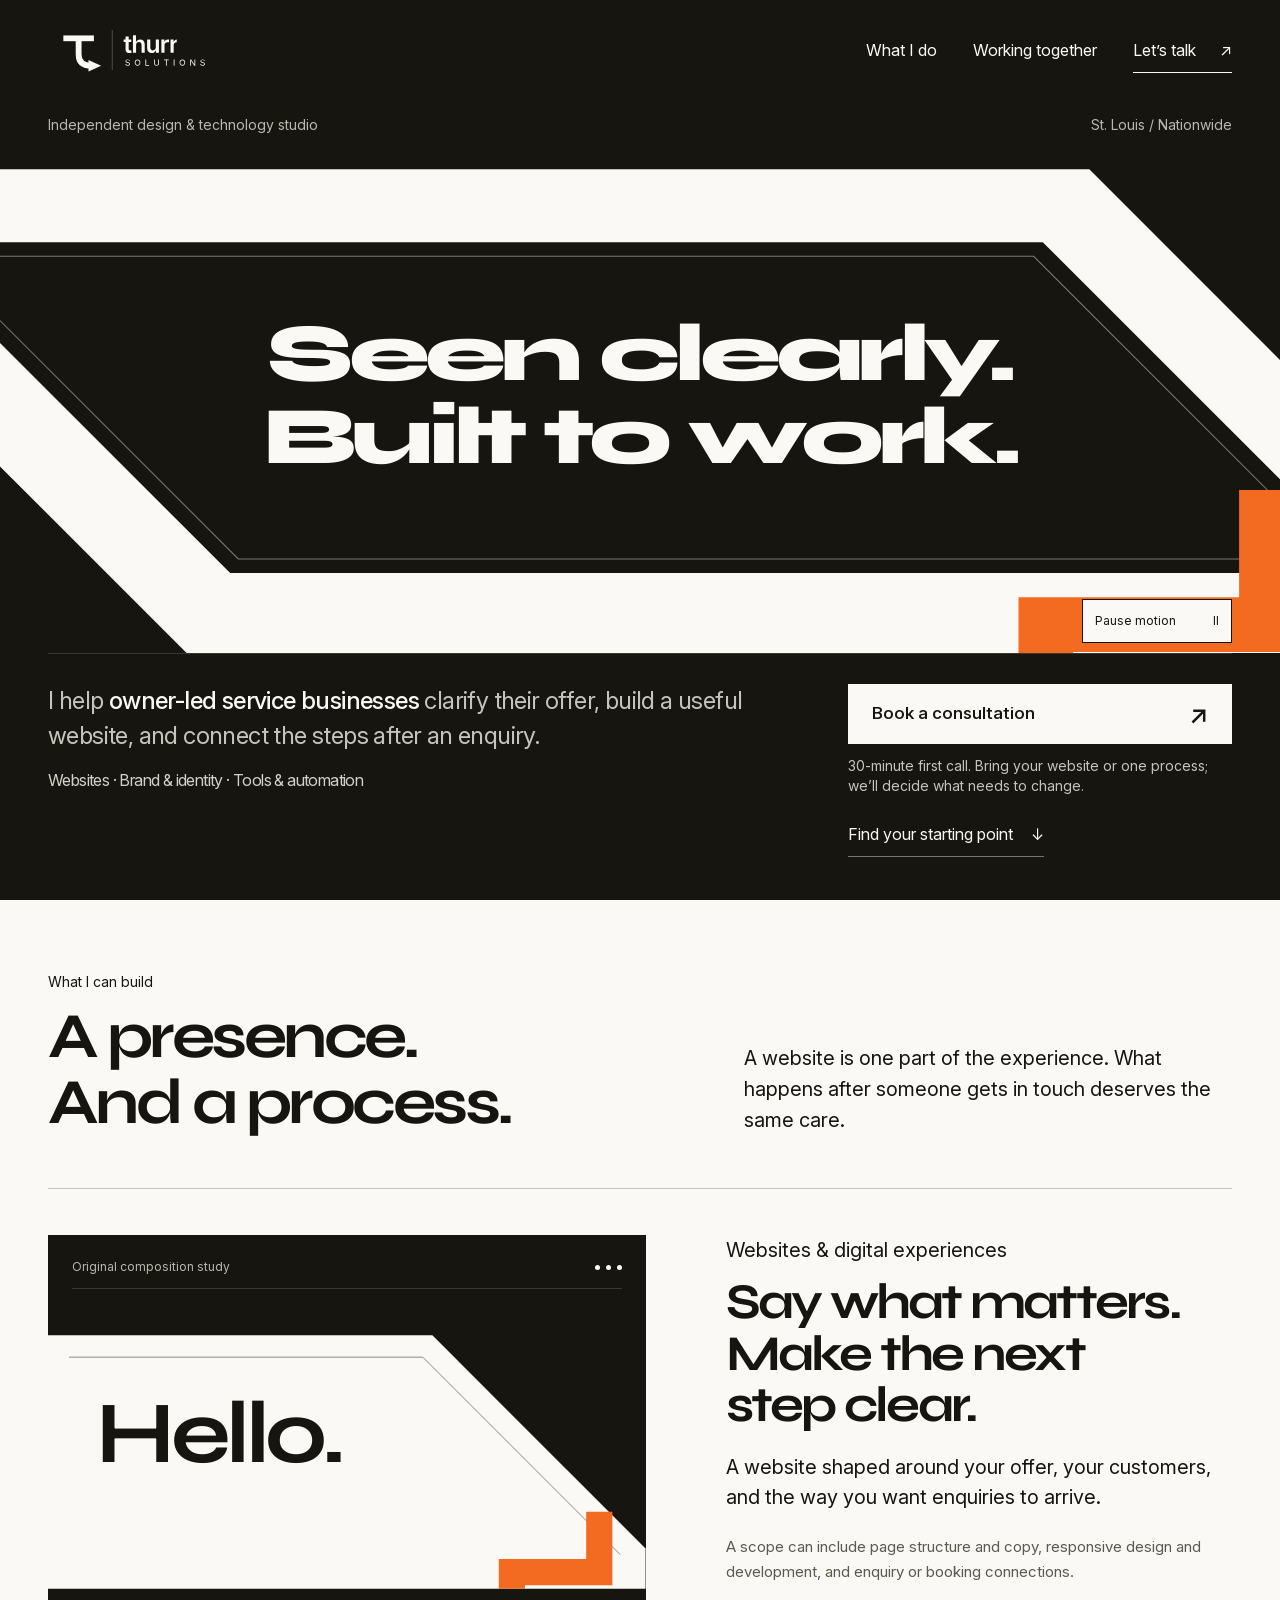
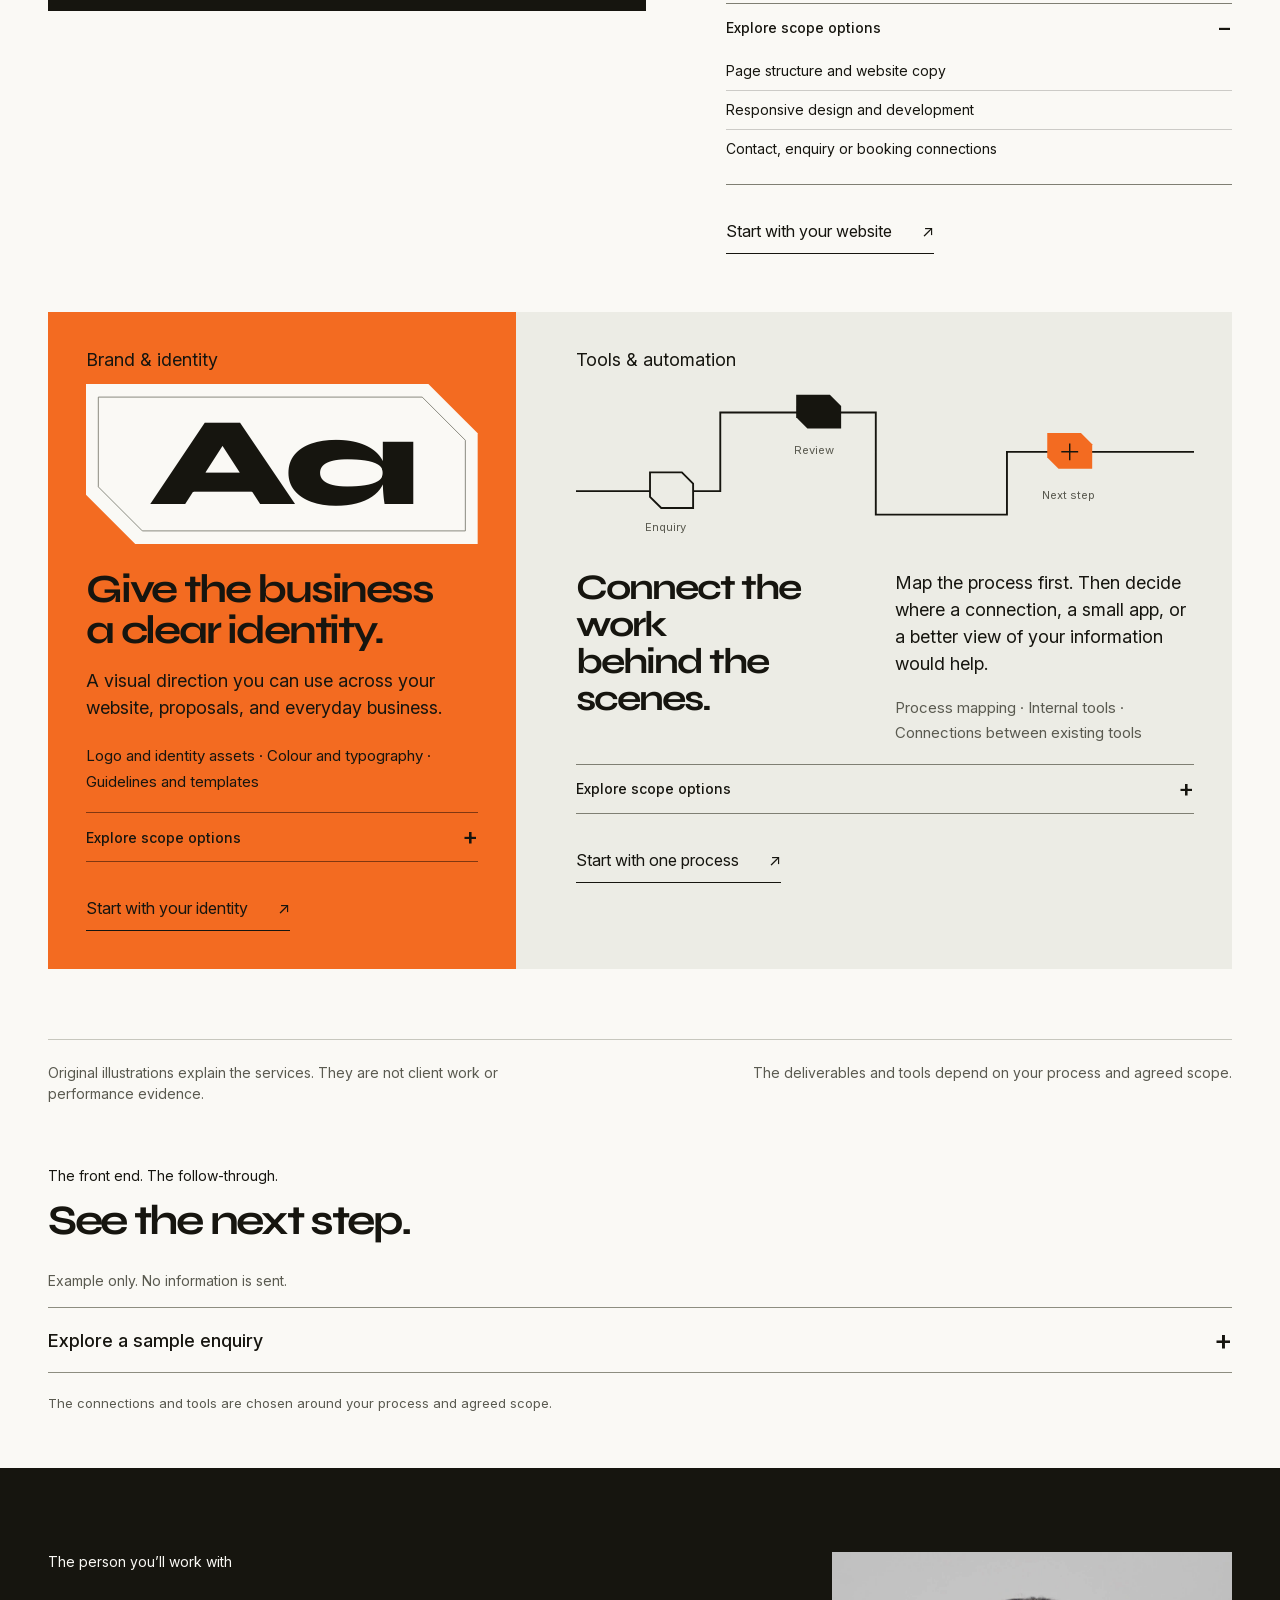
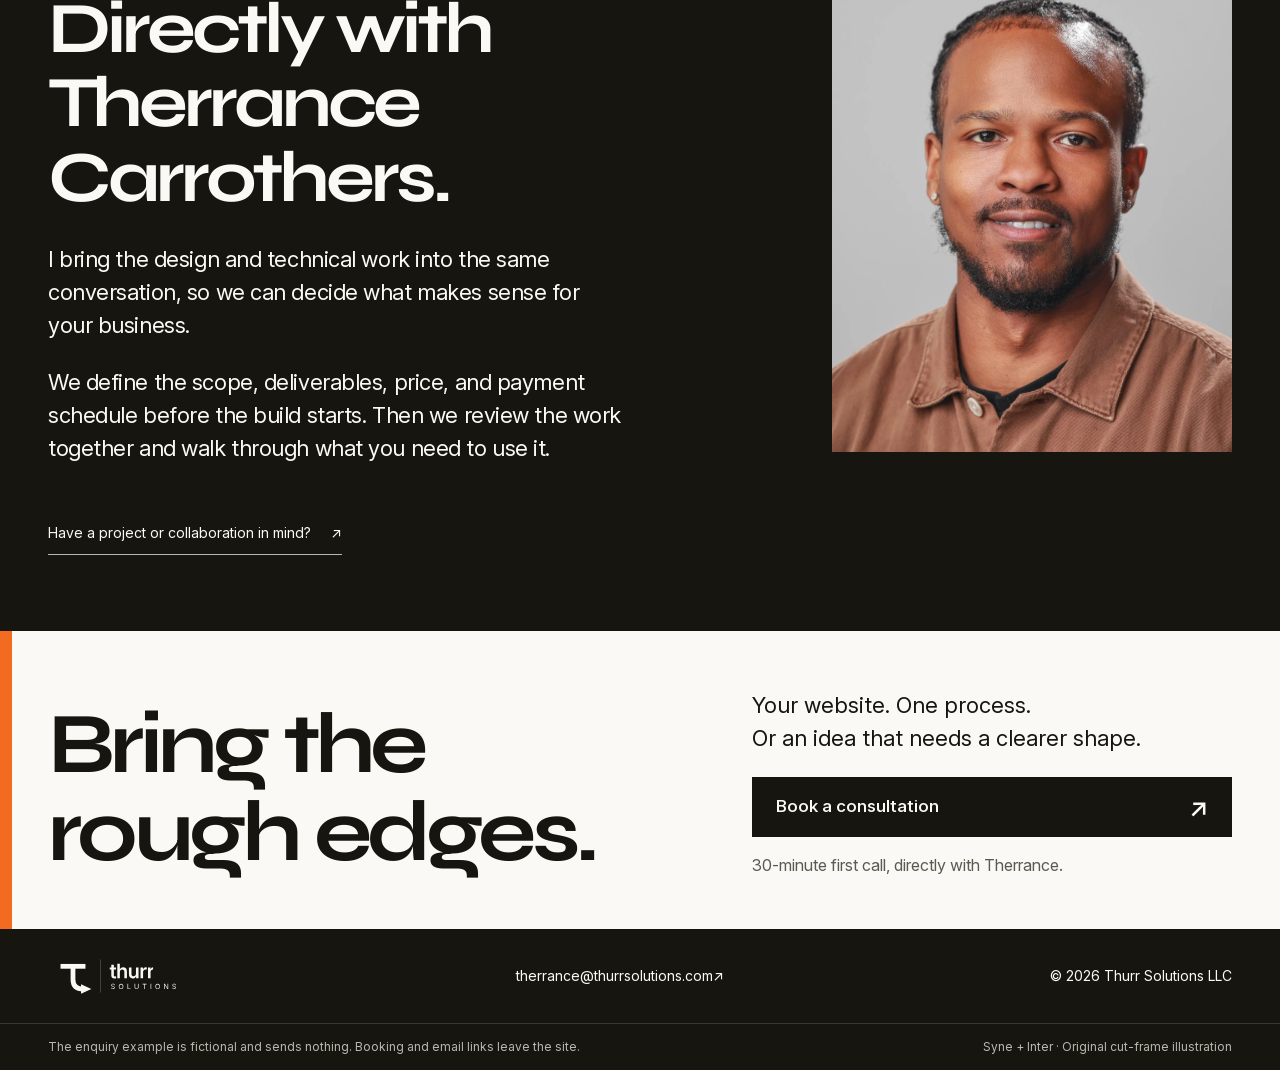
<file: index.html>
<!doctype html>
<html lang="en"><head><meta charset="utf-8"><meta name="viewport" content="width=device-width, initial-scale=1"><meta name="robots" content="index, follow"><link rel="canonical" href="https://thurrsolutions.com/"><meta property="og:title" content="Thurr Solutions · A clearer presence. A better way to work."><meta property="og:description" content="Brands, websites and practical business tools, built directly with Therrance Carrothers."><meta property="og:type" content="website"><meta property="og:url" content="https://thurrsolutions.com/"><meta name="referrer" content="strict-origin-when-cross-origin"><title>Thurr Solutions · A clearer presence. A better way to work.</title><meta name="description" content="Brands, websites and practical business tools, built directly with Therrance Carrothers."><meta name="theme-color" content="#16150F"><link rel="icon" href="assets/favicon.svg" type="image/svg+xml"><link rel="alternate icon" href="assets/favicon-32.png"><link rel="apple-touch-icon" href="assets/apple-touch-icon.png"><link rel="stylesheet" href="focus.css"><script src="direction.js" defer></script></head><body><a class="skip" href="#main">Skip to content</a><header class="header"><a href="#top" class="logo" aria-label="Thurr Solutions home"><img src="[data-uri]" alt="Thurr Solutions"></a><nav aria-label="Main navigation"><a href="#services">What I do</a><a href="#studio">Working together</a><a href="consult.html" class="talk">Let’s talk <span aria-hidden="true">↗</span></a></nav></header><main id="main" tabindex="-1">
<section class="hero" id="top" aria-labelledby="hero-title"><div class="intro-meta"><span>Independent design &amp; technology studio</span><span>St. Louis / Nationwide</span></div><div class="hero-stage"><div class="aperture art-scene"><div class="sculpture focus-frame"><svg class="desktop-frame" viewBox="0 0 1440 500" preserveAspectRatio="xMidYMid slice" xmlns="http://www.w3.org/2000/svg" aria-hidden="true" focusable="false"><path d="M-80 22H1164L1440 298V500H272L-80 148Z M-80 94H1118L1362 338V421H315L-80 26Z" fill="#FAF9F5" fill-rule="evenodd"/><path d="M-80 108H1109L1348 347V407H323L-80 4" fill="none" stroke="#7B7B70" stroke-width="1" class="frame-rule"/><path d="M1339 339V472H1121V500" fill="none" stroke="#F36B21" stroke-width="54"/></svg><svg class="mobile-frame" preserveAspectRatio="none" viewBox="0 0 390 324" xmlns="http://www.w3.org/2000/svg" aria-hidden="true" focusable="false"><path d="M-20 0H300L410 110V324H66L-20 238Z M-20 55H272L354 137V271H91L-20 160Z" fill="#FAF9F5" fill-rule="evenodd"/><path d="M-20 68H266L340 142V258H98L-20 147" fill="none" stroke="#7B7B70" stroke-width="1" class="frame-rule"/><path d="M354 210V298H299V324" fill="none" stroke="#F36B21" stroke-width="29"/></svg></div></div><h1 id="hero-title"><span>Seen clearly.</span><span>Built to work.</span></h1><div class="art-caption"><button id="motion-toggle" type="button" aria-pressed="false" hidden>Pause motion <span aria-hidden="true">Ⅱ</span></button></div></div><div class="hero-foot"><div class="hero-lede"><p>I help <strong>owner-led service businesses</strong> clarify their offer, build a useful website, and connect the steps after an enquiry.</p><p class="offer-short">Websites · Brand &amp; identity · Tools &amp; automation</p></div><div><a class="book" href="consult.html">Book a consultation <span aria-hidden="true">↗</span></a><p class="call-note">30-minute first call. Bring your website or one process; we’ll decide what needs to change.</p><a class="start-link" href="#services">Find your starting point <span aria-hidden="true">↓</span></a></div></div></section>
<section class="paper" id="services" aria-labelledby="services-title"><div class="service-intro"><div><p class="small-label">What I can build</p><h2 id="services-title">A presence.<br>And a process.</h2></div><p>A website is one part of the experience. What happens after someone gets in touch deserves the same care.</p></div><article class="website-edit"><div class="site-illustration" aria-label="Original website composition illustration, not client work"><div class="illustration-top art-label"><span>Original composition study</span><span aria-hidden="true"><i></i><i></i><i></i></span></div><svg class="website-frame" viewBox="0 0 684 290" xmlns="http://www.w3.org/2000/svg" aria-hidden="true" focusable="false"><path d="M0 0H440L684 244V290H0Z" fill="#FAF9F5"/><path d="M24 25H429L655 251" fill="none" stroke="#7B7B70" stroke-width="1" class="frame-rule"/><path d="M631 202V271H531V290" fill="none" stroke="#F36B21" stroke-width="30"/></svg><div class="art-word">Hello.</div></div><div class="service-copy"><p class="small-label">Websites &amp; digital experiences</p><h3>Say what matters.<br>Make the next<br>step clear.</h3><p>A website shaped around your offer, your customers, and the way you want enquiries to arrive.</p><p class="scope">A scope can include page structure and copy, responsive design and development, and enquiry or booking connections.</p><details class="scope-details" name="starting-point" id="website-scope" open><summary><span>Explore scope options</span><span class="scope-toggle" aria-hidden="true">+</span><span class="sr-only"> for Websites</span></summary><ul><li>Page structure and website copy</li><li>Responsive design and development</li><li>Contact, enquiry or booking connections</li></ul></details><a class="service-text-link" href="consult.html">Start with your website <span aria-hidden="true">↗</span></a></div></article><div class="paired-edit"><article class="identity-edit"><p class="small-label">Brand &amp; identity</p><div class="identity-graphic" aria-label="Original type composition using the proposed Syne family"><svg class="identity-frame" viewBox="0 0 445 182" xmlns="http://www.w3.org/2000/svg" aria-hidden="true" focusable="false"><path d="M0 0H389L445 56V182H56L0 126Z" fill="#FAF9F5"/><path d="M14 15H382L431 64V167H64L14 117Z" fill="none" stroke="#7B7B70" stroke-width="1" class="frame-rule"/></svg><span class="glyph" aria-hidden="true">Aa</span></div><h3>Give the business<br>a clear identity.</h3><p>A visual direction you can use across your website, proposals, and everyday business.</p><p class="scope">Logo and identity assets · Colour and typography · Guidelines and templates</p><details class="scope-details" name="starting-point" id="identity-scope"><summary><span>Explore scope options</span><span class="scope-toggle" aria-hidden="true">+</span><span class="sr-only"> for Brand and identity</span></summary><ul><li>Logo and identity assets</li><li>Colour and typography direction</li><li>Guidelines and practical templates</li></ul></details><a class="service-text-link" href="consult.html">Start with your identity <span aria-hidden="true">↗</span></a></article><article class="tools-edit"><p class="small-label">Tools &amp; automation</p><div class="tools-graphic"><svg viewBox="0 0 660 182" xmlns="http://www.w3.org/2000/svg" aria-hidden="true" focusable="false"><path d="M0 120H154V36H320V145H460V78H660" stroke="#16150F" stroke-width="2" fill="none"/><path d="M79 100H113L125 112V138H91L79 126Z" fill="#ECECE5" stroke="#16150F" stroke-width="2"/><path d="M235 17H271L283 29V53H247L235 41Z" fill="#16150F"/><path d="M503 58H539L551 70V96H515L503 84Z" fill="#F36B21"/><path d="M518 78H536M527 69V87" stroke="#16150F" stroke-width="1.5"/><text x="74" y="163" font-family="Inter,Arial,sans-serif" font-size="12" fill="#5A5A50">Enquiry</text><text x="233" y="80" font-family="Inter,Arial,sans-serif" font-size="12" fill="#5A5A50">Review</text><text x="497" y="128" font-family="Inter,Arial,sans-serif" font-size="12" fill="#5A5A50">Next step</text></svg></div><div class="tools-copy"><h3>Connect the work<br>behind the scenes.</h3><div><p>Map the process first. Then decide where a connection, a small app, or a better view of your information would help.</p><p class="scope">Process mapping · Internal tools · Connections between existing tools</p></div></div><details class="scope-details" name="starting-point" id="tools-scope"><summary><span>Explore scope options</span><span class="scope-toggle" aria-hidden="true">+</span><span class="sr-only"> for Tools and automation</span></summary><ul><li>Process mapping and system design</li><li>Internal tools and dashboards</li><li>Connections between existing tools</li></ul></details><a class="service-text-link" href="consult.html">Start with one process <span aria-hidden="true">↗</span></a></article></div><div class="scope-note"><span>Original illustrations explain the services. They are not client work or performance evidence.</span><span>The deliverables and tools depend on your process and agreed scope.</span></div></section>
<section class="paper enquiry-section" id="approach" aria-labelledby="approach-title"><div class="enquiry-heading"><p class="small-label">The front end. The follow-through.</p><h2 id="approach-title">See the next step.</h2></div><p class="enquiry-example-note">Example only. No information is sent.</p><details class="enquiry-example">
          <summary><span>Explore a sample enquiry</span><span class="enquiry-example-toggle" aria-hidden="true">+</span></summary>
          <div class="enquiry-example-grid">
            <section aria-labelledby="example-request-title">
              <p class="eyebrow">01 / Fictional request</p>
              <h3 id="example-request-title">An enquiry arrives.</h3>
              <blockquote>“I need a quote to clean the gutters on a two-story house. Do you work in my area?”</blockquote>
            </section>
            <section aria-labelledby="example-owner-title">
              <p class="eyebrow">02 / Owner’s enquiry list</p>
              <h3 id="example-owner-title">The details in one place.</h3>
              <dl><div><dt>Request</dt><dd>Gutter cleaning</dd></div><div><dt>Still needed</dt><dd>Service location</dd></div><div><dt>Stage</dt><dd>Needs a reply</dd></div></dl>
            </section>
            <section aria-labelledby="example-action-title">
              <p class="eyebrow">03 / Suggested next step</p>
              <h3 id="example-action-title">Check the service area.</h3>
              <p>Ask for the town and availability before preparing a quote.</p>
              <p class="enquiry-draft-label">Unsent reply draft</p>
              <blockquote>“Thanks for getting in touch. Which town is the property in, and what days would work for you? I’ll confirm whether we cover the area and explain the next step.”</blockquote>
            </section>
          </div>
          <p class="enquiry-example-limit">A fictional walkthrough of how a request could be organised and reviewed.</p>
        <div class="workflow-principles"><p class="small-label">Website → enquiry → next step</p><ol><li><span class="workflow-icon" aria-hidden="true">↗</span><span class="eyebrow">First impression</span><h3>A clear offer.</h3><p>Help the right person understand what you do and where to start.</p></li><li><span class="workflow-icon" aria-hidden="true">+</span><span class="eyebrow">First contact</span><h3>The useful details.</h3><p>Collect the information you need to have a worthwhile conversation.</p></li><li><span class="workflow-icon" aria-hidden="true">→</span><span class="eyebrow">Follow-through</span><h3>A defined next step.</h3><p>Give the enquiry a clear home and decide what should happen next.</p></li></ol></div></details><p class="enquiry-process-note">The connections and tools are chosen around your process and agreed scope.</p></section><section class="working working-with-portrait" id="studio" aria-labelledby="founder-title"><div class="working-heading"><p class="small-label">The person you’ll work with</p><h2 id="founder-title">Directly with<br>Therrance<br>Carrothers.</h2></div><picture class="founder-portrait"><source srcset="assets/portraits/therrance-img-4093-960x1200.webp" type="image/webp"><img src="assets/portraits/therrance-img-4093-960x1200.jpg" width="960" height="1200" loading="lazy" decoding="async" alt="Therrance Carrothers smiling in a brown shirt against a gray background."></picture><div class="working-copy"><p>I bring the design and technical work into the same conversation, so we can decide what makes sense for your business.</p><p>We define the scope, deliverables, price, and payment schedule before the build starts. Then we review the work together and walk through what you need to use it.</p><a class="founder-project-link" href="mailto:therrance@thurrsolutions.com?subject=Project%20or%20collaboration">Have a project or collaboration in mind? <span aria-hidden="true">↗</span></a></div></section><section class="closing" id="contact" aria-labelledby="contact-title"><div class="closing-grid"><h2 id="contact-title">Bring the<br>rough edges.</h2><div class="closing-copy"><p>Your website. One process.<br>Or an idea that needs a clearer shape.</p><a class="book" href="consult.html" >Book a consultation <span aria-hidden="true">↗</span></a><p class="call-note">30-minute first call, directly with Therrance.</p></div></div></section></main><footer class="footer"><a class="logo" href="#top"><img src="[data-uri]" alt="Thurr Solutions"></a><a href="mailto:therrance@thurrsolutions.com">therrance@thurrsolutions.com <span aria-hidden="true">↗</span></a><p>© 2026 Thurr Solutions LLC</p></footer><div class="footer-note" role="note"><span>The enquiry example is fictional and sends nothing. Booking and email links leave the site.</span><span>Syne + Inter · Original cut-frame illustration</span></div>
</body></html>
</file>
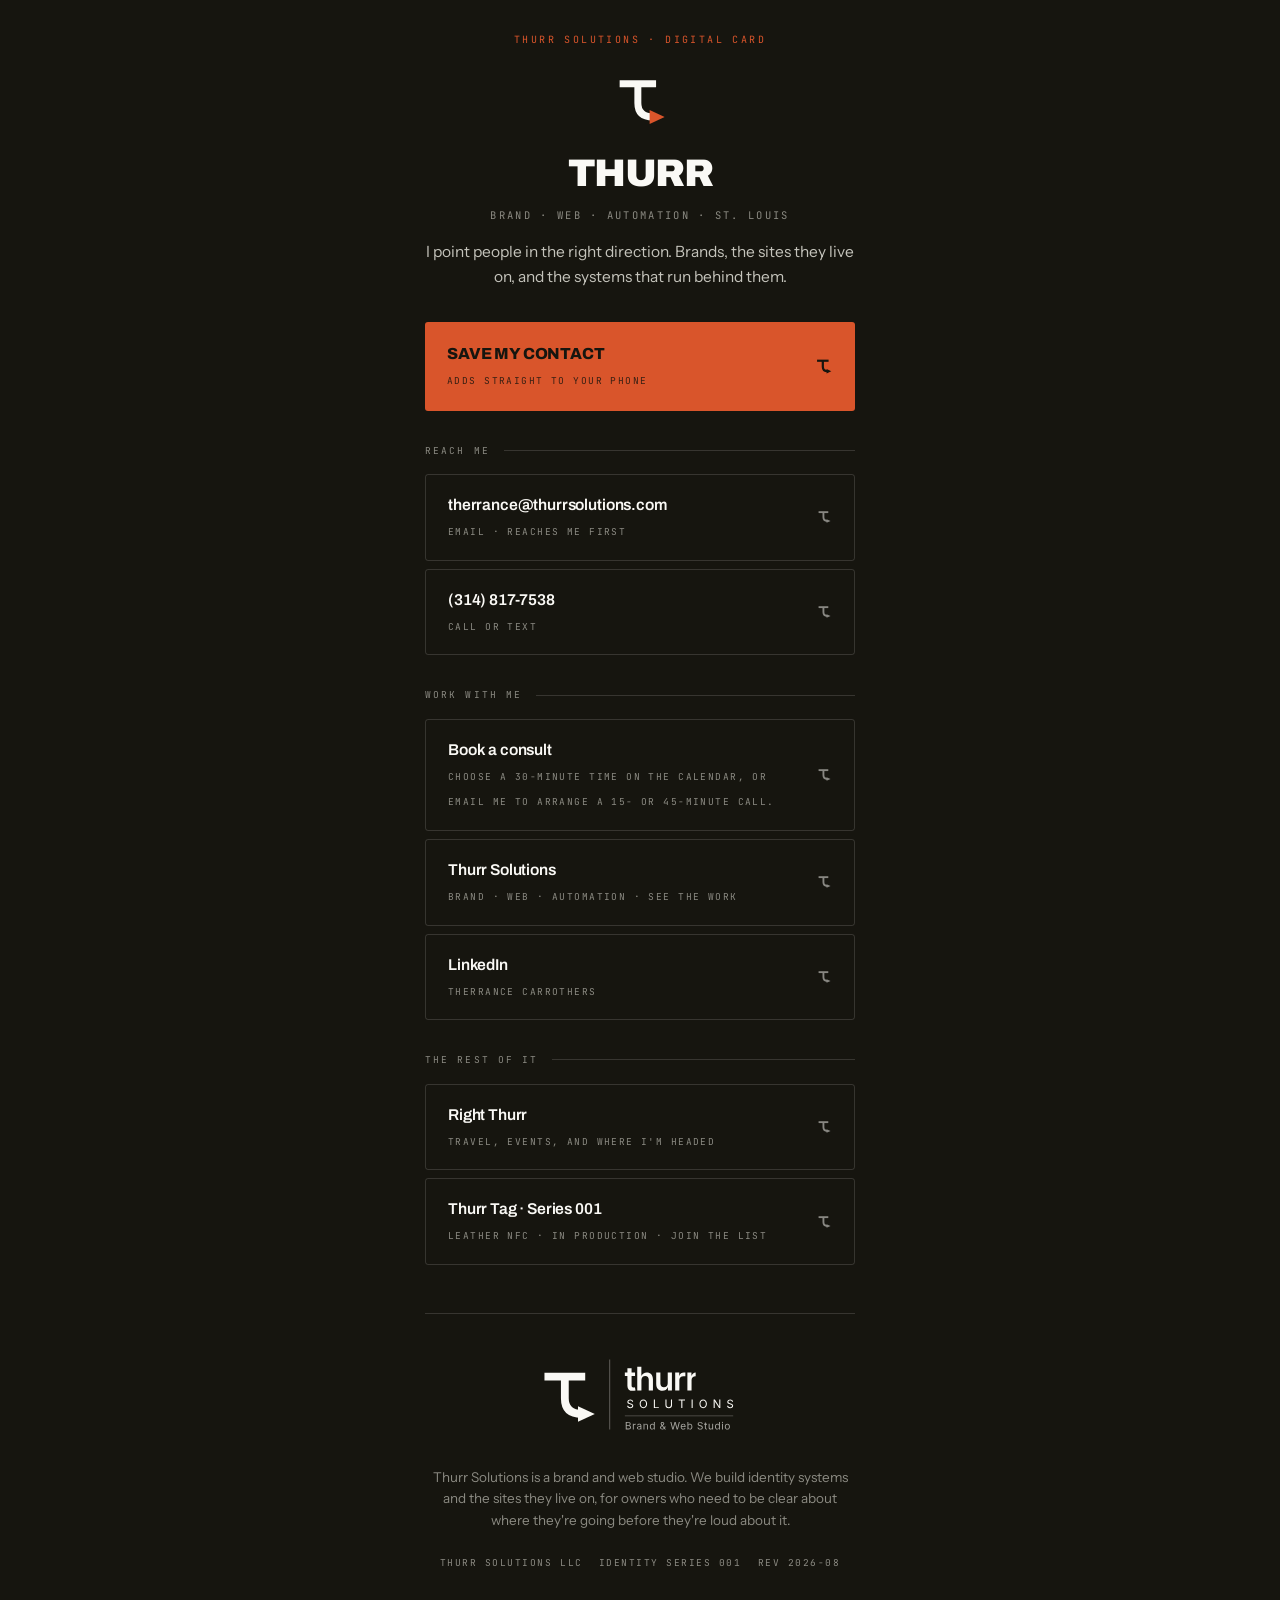
<file: card/index.html>
<!doctype html>
<html lang="en">
<head>
<meta charset="utf-8">
<meta name="viewport" content="width=device-width, initial-scale=1">
<title>Therrance "Thurr" Carrothers | Thurr Solutions</title>
<meta name="description" content="Save Thurr's contact and connect with Thurr Solutions.">
<meta name="theme-color" content="#16150F">
<link rel="icon" href="/card/assets/favicon.svg" type="image/svg+xml">

<link rel="preconnect" href="https://fonts.googleapis.com">
<link rel="preconnect" href="https://fonts.gstatic.com" crossorigin>
<link href="https://fonts.googleapis.com/css2?family=Archivo:wght@400;600;800;900&amp;family=Instrument+Sans:wght@400;500;600&amp;family=JetBrains+Mono:wght@400;500&amp;display=swap" rel="stylesheet">

<style>
/* Identity series 001, dark plate — the same tokens as thurrsolutions.com, so the
   card and the site read as one company rather than two designs of the same name.
   Contrast on the ink plate: paper 17.36:1 · bright 11.58:1 · fog 5.27:1 ·
   clay 4.60:1. The clay button carries an INK label — paper on clay is 3.77:1
   and fails AA at this size, ink on clay is 4.60:1 and passes. */
:root {
  --ink: #16150F;
  --panel: #1C1B14;
  --paper: #FAF9F5;
  --bright: #C4C3BB;
  --fog: #8B8A82;
  --clay: #D9552B;
  --clay-lift: #E4633A;
  --line: rgba(250, 249, 245, 0.14);

  --display: "Archivo", "Helvetica Neue", Arial, sans-serif;
  --body: "Instrument Sans", "Helvetica Neue", Arial, sans-serif;
  --mono: "JetBrains Mono", ui-monospace, SFMono-Regular, Menlo, monospace;

  --s1: 8px; --s2: 16px; --s3: 24px; --s4: 32px; --s6: 48px;

  color-scheme: dark;
}

*, *::before, *::after { box-sizing: border-box; }

html { background: var(--ink); }
body {
  margin: 0; min-height: 100svh;
  display: flex; align-items: flex-start; justify-content: center;
  padding: var(--s4) 22px var(--s6);
  background: var(--ink); color: var(--paper);
  font-family: var(--body); font-size: 16px; line-height: 1.6;
  -webkit-font-smoothing: antialiased;
}
a { color: inherit; text-decoration: none; }
p { margin: 0; }
img, svg { display: block; max-width: 100%; }
:focus-visible { outline: 2px solid var(--clay); outline-offset: 3px; border-radius: 2px; }

.card { width: 100%; max-width: 430px; }

/* ---------- head ---------- */
.top { text-align: center; margin-bottom: var(--s4); }
.kicker {
  font-family: var(--mono); font-size: 10px; letter-spacing: 0.24em;
  color: var(--clay); text-transform: uppercase; margin-bottom: var(--s3);
}
/* The real mark, not a redrawn one. Guidelines forbid recreating it by hand, and
   forbid a TS monogram outright — the S lives in the wordmark. */
.mark { width: 60px; height: 60px; margin: 0 auto var(--s3); }
h1 {
  margin: 0; font-family: var(--display); font-weight: 900;
  font-size: 2.4rem; letter-spacing: -0.04em; text-transform: uppercase; line-height: 0.92;
}
.role {
  margin-top: var(--s2); font-family: var(--mono); font-size: 10.5px;
  letter-spacing: 0.22em; color: var(--fog); text-transform: uppercase;
}
.bio { margin-top: var(--s2); font-size: 15.5px; color: var(--bright); }

/* ---------- rows ---------- */
.primary, .link {
  display: flex; align-items: center; justify-content: space-between; gap: var(--s2);
  border-radius: 3px; margin-bottom: var(--s1);
}
.primary {
  background: var(--clay); color: var(--ink); padding: 19px 22px;
  transition: background 0.2s cubic-bezier(0.16, 1, 0.3, 1);
}
.primary:hover, .primary:active { background: var(--clay-lift); }
.primary b {
  display: block; font-family: var(--display); font-weight: 800;
  font-size: 1rem; letter-spacing: -0.01em; text-transform: uppercase;
}
.primary small {
  font-family: var(--mono); font-size: 9.5px; letter-spacing: 0.15em;
  text-transform: uppercase; opacity: 0.82;
}
.primary svg { width: 19px; height: 19px; flex: none; }

.link {
  border: 1px solid var(--line); padding: 17px 22px;
  transition: border-color 0.2s cubic-bezier(0.16, 1, 0.3, 1), background 0.2s cubic-bezier(0.16, 1, 0.3, 1);
}
.link:hover, .link:active { border-color: var(--clay); background: var(--panel); }
.link b {
  display: block; font-family: var(--display); font-weight: 600;
  font-size: 0.98rem; letter-spacing: -0.01em;
}
.link small {
  font-family: var(--mono); font-size: 9.5px; letter-spacing: 0.15em;
  color: var(--fog); text-transform: uppercase;
}
.link svg { width: 16px; height: 16px; flex: none; opacity: 0.5; }

.divider {
  display: flex; align-items: center; gap: 14px; margin: var(--s4) 0 var(--s2);
  font-family: var(--mono); font-size: 9.5px; letter-spacing: 0.22em;
  color: var(--fog); text-transform: uppercase;
}
.divider::after { content: ""; flex: 1; height: 1px; background: var(--line); }

/* ---------- foot ---------- */
.foot { margin-top: var(--s6); padding-top: var(--s4); border-top: 1px solid var(--line); }
.foot-mark { width: 232px; height: auto; margin: 0 auto var(--s3); }
.boiler { font-size: 13.5px; color: var(--fog); text-align: center; }
.legal {
  margin-top: var(--s3); display: flex; justify-content: center; gap: var(--s2);
  flex-wrap: wrap; font-family: var(--mono); font-size: 9.5px;
  letter-spacing: 0.16em; color: var(--fog); text-transform: uppercase;
}
.legal a { border-bottom: 1px solid var(--line); }
.legal a:hover { color: var(--paper); border-color: var(--clay); }

/* ---------- motion ----------
   The site's hero effect tracks a CURSOR. This card is a phone surface, so that
   mechanic degrades into a canvas rAF loop running behind a list of tap targets,
   burning battery to point arrows at a target nobody is moving. Same motion
   LANGUAGE instead: the mark draws itself, then the rows arrive in order.
   Everything here is scoped to .motion, a class the inline script adds on start,
   so if the script never runs the card is simply visible. */
.motion .mark path { stroke-dasharray: 220; stroke-dashoffset: 220;
  animation: draw 1s cubic-bezier(.16,1,.3,1) .15s forwards; }
.motion .mark .head { stroke-dasharray: none; stroke-dashoffset: 0; opacity: 0;
  animation: head-pop .4s cubic-bezier(.16,1,.3,1) .95s forwards; }
@keyframes draw { to { stroke-dashoffset: 0; } }
@keyframes head-pop { from { opacity: 0; transform: translateX(-9px); } to { opacity: 1; transform: none; } }

.motion .rise { opacity: 0; transform: translateY(14px);
  animation: rise .55s cubic-bezier(.16,1,.3,1) forwards;
  animation-delay: calc(.55s + var(--i) * .055s); }
@keyframes rise { to { opacity: 1; transform: none; } }

/* A tap should feel like it landed. */
.link:active, .primary:active { transform: scale(.988); }
.primary, .link { transition: border-color .2s cubic-bezier(.16,1,.3,1),
  background .2s cubic-bezier(.16,1,.3,1), transform .12s ease; }

@media (prefers-reduced-motion: reduce) {
  * { transition: none !important; }
  .motion .mark path { stroke-dashoffset: 0; animation: none; }
  .motion .mark .head { opacity: 1; animation: none; }
  .motion .rise { opacity: 1; transform: none; animation: none; }
}
</style>
</head>
<body>

<main class="card">

  <div class="top">
    <p class="kicker">Thurr Solutions · digital card</p>
    <svg class="mark" viewBox="0 0 112 112" aria-label="Thurr Solutions">
      <g stroke="#FAF9F5" stroke-width="13" fill="none" stroke-linecap="butt">
        <path d="M18 22H86"/><path d="M52 22v36q0 26 28 26"/>
      </g>
      <path class="head" d="M74 71 102 84 74 97Z" fill="#D9552B"/>
    </svg>
    <h1>Thurr</h1>
    <p class="role">Brand · Web · Automation · St. Louis</p>
    <p class="bio">I point people in the right direction. Brands, the sites they live on, and the systems that run behind them.</p>
  </div>

  <a class="primary" href="/card/assets/therrance-carrothers.vcf"
     download="Therrance-Carrothers-Thurr-Solutions.vcf">
    <span><b>Save my contact</b><small>Adds straight to your phone</small></span>
    <svg viewBox="0 0 112 112" aria-hidden="true">
      <g stroke="#16150F" stroke-width="13" fill="none" stroke-linecap="butt">
        <path d="M18 22H86"/><path d="M52 22v36q0 26 28 26"/>
      </g>
      <path d="M74 71 102 84 74 97Z" fill="#16150F"/>
    </svg>
  </a>

  <div class="divider">Reach me</div>

  <a class="link" href="mailto:therrance@thurrsolutions.com">
    <span><b>therrance@thurrsolutions.com</b><small>Email · reaches me first</small></span>
    <svg viewBox="0 0 112 112" aria-hidden="true">
      <g stroke="#FAF9F5" stroke-width="13" fill="none" stroke-linecap="butt">
        <path d="M18 22H86"/><path d="M52 22v36q0 26 28 26"/>
      </g>
      <path d="M74 71 102 84 74 97Z" fill="#FAF9F5"/>
    </svg>
  </a>

  <a class="link" href="tel:+13148177538">
    <span><b>(314) 817-7538</b><small>Call or text</small></span>
    <svg viewBox="0 0 112 112" aria-hidden="true">
      <g stroke="#FAF9F5" stroke-width="13" fill="none" stroke-linecap="butt">
        <path d="M18 22H86"/><path d="M52 22v36q0 26 28 26"/>
      </g>
      <path d="M74 71 102 84 74 97Z" fill="#FAF9F5"/>
    </svg>
  </a>

  <div class="divider">Work with me</div>

  <a class="link" href="https://calendar.app.google/oeuhvW3zAonDHoC49" rel="noopener">
    <span><b>Book a consult</b><small>Choose a 30-minute time on the calendar, or email me to arrange a 15- or 45-minute call.</small></span>
    <svg viewBox="0 0 112 112" aria-hidden="true">
      <g stroke="#FAF9F5" stroke-width="13" fill="none" stroke-linecap="butt">
        <path d="M18 22H86"/><path d="M52 22v36q0 26 28 26"/>
      </g>
      <path d="M74 71 102 84 74 97Z" fill="#FAF9F5"/>
    </svg>
  </a>

  <a class="link" href="https://thurrsolutions.com">
    <span><b>Thurr Solutions</b><small>Brand · Web · Automation · See the work</small></span>
    <svg viewBox="0 0 112 112" aria-hidden="true">
      <g stroke="#FAF9F5" stroke-width="13" fill="none" stroke-linecap="butt">
        <path d="M18 22H86"/><path d="M52 22v36q0 26 28 26"/>
      </g>
      <path d="M74 71 102 84 74 97Z" fill="#FAF9F5"/>
    </svg>
  </a>

  <a class="link" href="https://www.linkedin.com/in/therrancecarrothers" rel="noopener">
    <span><b>LinkedIn</b><small>Therrance Carrothers</small></span>
    <svg viewBox="0 0 112 112" aria-hidden="true">
      <g stroke="#FAF9F5" stroke-width="13" fill="none" stroke-linecap="butt">
        <path d="M18 22H86"/><path d="M52 22v36q0 26 28 26"/>
      </g>
      <path d="M74 71 102 84 74 97Z" fill="#FAF9F5"/>
    </svg>
  </a>

  <div class="divider">The rest of it</div>

  <a class="link" href="https://rightthurr.shop" rel="noopener">
    <span><b>Right Thurr</b><small>Travel, events, and where I'm headed</small></span>
    <svg viewBox="0 0 112 112" aria-hidden="true">
      <g stroke="#FAF9F5" stroke-width="13" fill="none" stroke-linecap="butt">
        <path d="M18 22H86"/><path d="M52 22v36q0 26 28 26"/>
      </g>
      <path d="M74 71 102 84 74 97Z" fill="#FAF9F5"/>
    </svg>
  </a>

  <a class="link" href="mailto:therrance@thurrsolutions.com?subject=Thurr%20Tag%20Series%20001%20waitlist">
    <span><b>Thurr Tag · Series 001</b><small>Leather NFC · In production · Join the list</small></span>
    <svg viewBox="0 0 112 112" aria-hidden="true">
      <g stroke="#FAF9F5" stroke-width="13" fill="none" stroke-linecap="butt">
        <path d="M18 22H86"/><path d="M52 22v36q0 26 28 26"/>
      </g>
      <path d="M74 71 102 84 74 97Z" fill="#FAF9F5"/>
    </svg>
  </a>

  <div class="foot">
    <img class="foot-mark" src="/card/assets/lockup-horizontal-descriptor-reversed.svg"
         alt="Thurr Solutions — Brand &amp; Web Studio" width="232" height="97">
    <p class="boiler">
      Thurr Solutions is a brand and web studio. We build identity systems and the
      sites they live on, for owners who need to be clear about where they're going
      before they're loud about it.
    </p>
    <p class="legal">
      <span>Thurr Solutions LLC</span>
      <span>Identity series 001</span>
      <span>Rev 2026&#8209;08</span>
    </p>
  </div>

</main>

<script>
/* `.motion` lands only when this script runs. If it does not, every row is at full
   opacity — a card that hides its own phone number behind a failed animation is
   worse than a card with no animation at all. */
(function () {
  var rows = document.querySelectorAll(".primary, .divider, .link, .foot");
  for (var i = 0; i < rows.length; i++) {
    rows[i].classList.add("rise");
    rows[i].style.setProperty("--i", i);
  }
  document.documentElement.classList.add("motion");
})();
</script>
</body>
</html>
</file>
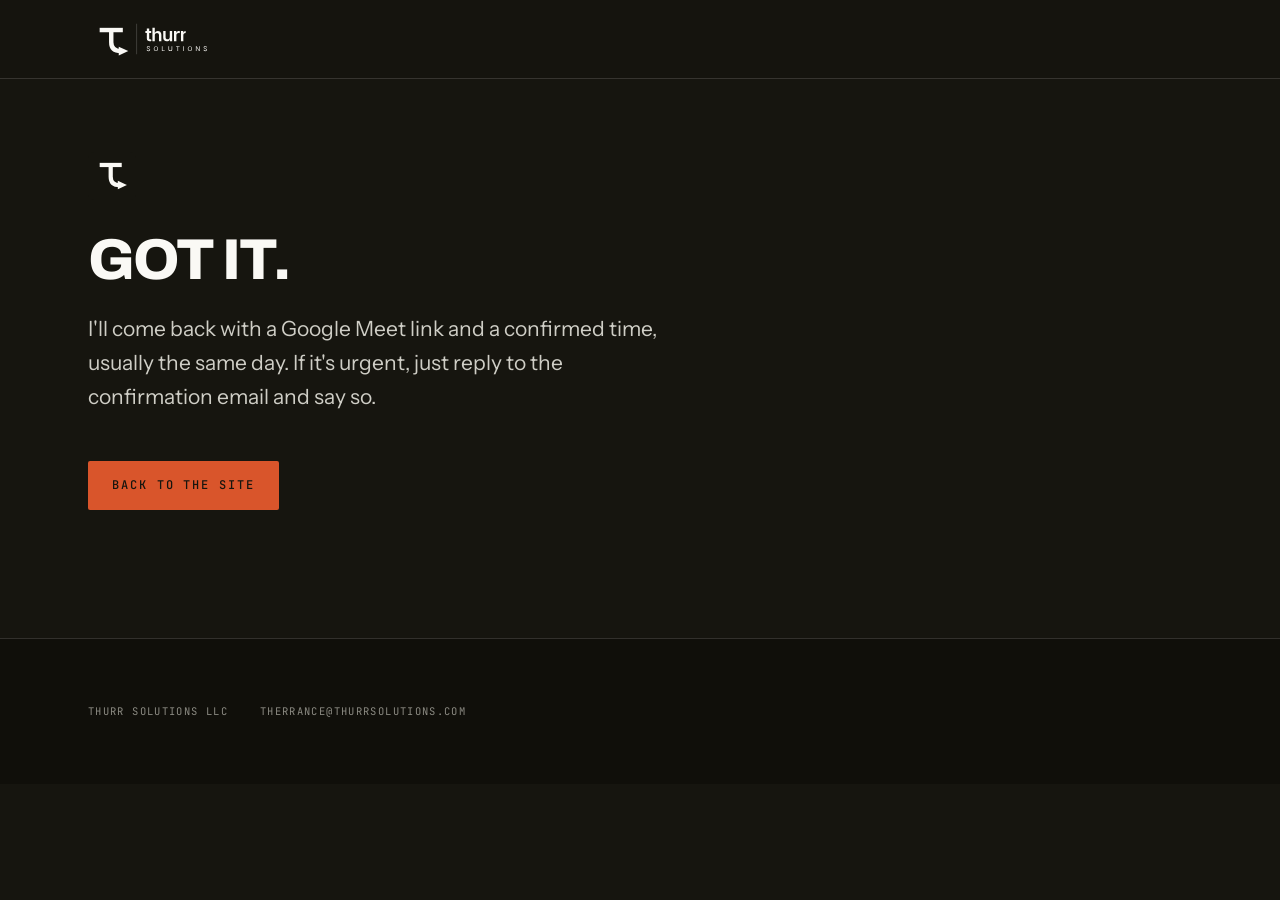
<file: consult-thanks.html>
<!doctype html>
<html lang="en">
<head>
<meta charset="utf-8">
<meta name="viewport" content="width=device-width, initial-scale=1">
<title>Request received · Thurr Solutions</title>
<meta name="robots" content="noindex">
<meta name="theme-color" content="#16150F">
<link rel="icon" href="assets/favicon.svg" type="image/svg+xml">
<link rel="preconnect" href="https://fonts.googleapis.com">
<link rel="preconnect" href="https://fonts.gstatic.com" crossorigin>
<link href="https://fonts.googleapis.com/css2?family=Archivo:wght@400;600;800;900&amp;family=Instrument+Sans:wght@400;500;600&amp;family=JetBrains+Mono:wght@400;500&amp;display=swap" rel="stylesheet">
<link rel="stylesheet" href="styles.css">
</head>
<body>
<header class="site-header">
  <a href="/" aria-label="Thurr Solutions home">
    <img src="assets/lockup-horizontal-reversed.svg" alt="Thurr Solutions" width="240" height="84">
  </a>
</header>
<main class="thanks">
  <div class="wrap">
    <img class="consult-mark" src="assets/mark-reversed.svg" alt="" width="56" height="56">
    <h1 class="display-sm">Got it.</h1>
    <p class="lede">
      I'll come back with a Google Meet link and a confirmed time, usually the same day.
      If it's urgent, just reply to the confirmation email and say so.
    </p>
    <a class="btn" href="/">Back to the site</a>
  </div>
</main>
<footer class="site-footer">
  <div class="wrap">
    <div class="footer-meta" style="margin-top:0;padding-top:0;border-top:0">
      <span>Thurr Solutions LLC</span>
      <a href="mailto:therrance@thurrsolutions.com">therrance@thurrsolutions.com</a>
    </div>
  </div>
</footer>
</body>
</html>
</file>
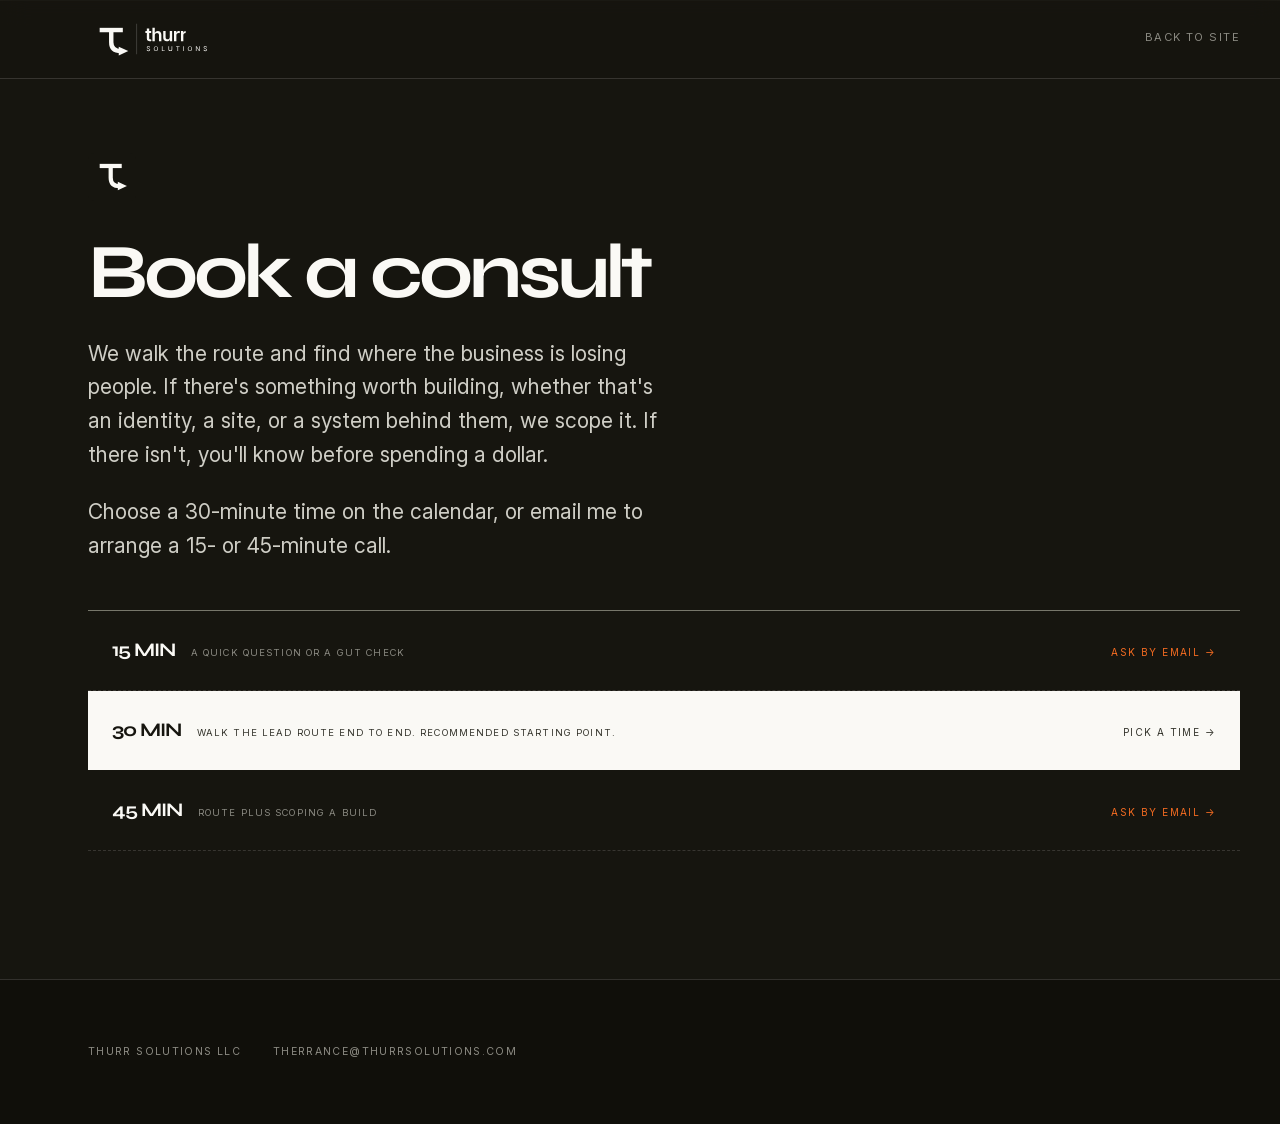
<file: consult.html>
<!doctype html>
<html lang="en">
<head>
<meta charset="utf-8">
<meta name="viewport" content="width=device-width, initial-scale=1">
<title>Book a consult · Thurr Solutions</title>
<meta name="description" content="A short call to walk the route and find where the business is losing people. Pick a length, tell me when you're free, and I'll send a Google Meet link.">
<meta name="robots" content="index, follow">

<meta name="theme-color" content="#16150F">
<link rel="icon" href="assets/favicon.svg" type="image/svg+xml">
<link rel="alternate icon" href="assets/favicon-32.png">
<link rel="apple-touch-icon" href="assets/apple-touch-icon.png">

<link rel="stylesheet" href="styles.css"><link rel="stylesheet" href="focus-consult.css">
</head>
<body class="focus-consult"><a class="skip" href="#consult-main">Skip to content</a>

<header class="site-header">
  <a href="index.html" aria-label="Thurr Solutions home">
    <img src="assets/lockup-horizontal-reversed.svg" alt="Thurr Solutions" width="240" height="84">
  </a>
  <nav class="site-nav">
    <a class="nav-link" href="/">Back to site</a>
  </nav>
</header>

<main class="consult-page" id="consult-main" tabindex="-1">
  <div class="wrap">

    <img class="consult-mark" src="assets/mark-reversed.svg" alt="" width="56" height="56">

    <h1 class="display-sm">Book a consult</h1>
    <p class="lede">
      We walk the route and find where the business is losing people. If there's
      something worth building, whether that's an identity, a site, or a
      system behind them, we scope it. If there isn't, you'll know before spending a dollar.
    </p>

    <div id="google-booking" class="booking-slot">
      <p class="lede booking-intro">Choose a 30-minute time on the calendar, or email me to arrange a 15- or 45-minute call.</p>
      <div class="booking-options">
        <a class="booking-option" data-pending="true" href="mailto:therrance@thurrsolutions.com?subject=15%20min%20consult">
          <span class="booking-time">15 min</span>
          <span class="booking-note">A quick question or a gut check</span>
          <span class="booking-go">Ask by email →</span>
        </a>
        <a class="booking-option" data-recommended="true" href="https://calendar.app.google/oeuhvW3zAonDHoC49" rel="noopener">
          <span class="booking-time">30 min</span>
          <span class="booking-note">Walk the lead route end to end. Recommended starting point.</span>
          <span class="booking-go" aria-hidden="true">Pick a time →</span>
        </a>
        <a class="booking-option" data-pending="true" href="mailto:therrance@thurrsolutions.com?subject=45%20min%20consult">
          <span class="booking-time">45 min</span>
          <span class="booking-note">Route plus scoping a build</span>
          <span class="booking-go">Ask by email →</span>
        </a>
      </div>
    </div>

    <!--
      Parked form: there is no working submission handler. Keep it hidden until
      a handler is implemented and verified. The direct booking and email links
      above remain available when JavaScript or booking configuration fails.
    -->
    <form
      id="fallback-form"
      class="consult-form"
      name="consult"
      method="POST"
      action="/consult-thanks.html"
      hidden
    >
      <p class="hp"><label>Leave this empty <input name="company-website" tabindex="-1"></label></p>

      <fieldset class="field">
        <legend class="label">How long do you need?</legend>
        <div class="choices">
          <label class="choice">
            <input type="radio" name="duration" value="15 minutes" required>
            <span class="choice-body">
              <span class="choice-time">15 min</span>
              <span class="choice-note">A quick question or a gut check</span>
            </span>
          </label>
          <label class="choice">
            <input type="radio" name="duration" value="30 minutes" checked>
            <span class="choice-body">
              <span class="choice-time">30 min</span>
              <span class="choice-note">Walk the lead route end to end. Recommended starting point.</span>
            </span>
          </label>
          <label class="choice">
            <input type="radio" name="duration" value="45 minutes">
            <span class="choice-body">
              <span class="choice-time">45 min</span>
              <span class="choice-note">Route plus scoping a build</span>
            </span>
          </label>
        </div>
      </fieldset>

      <div class="field">
        <label class="label" for="times">What times work for you?</label>
        <p class="hint" id="availability-hint">Choose a 30-minute time on the calendar, or email me to arrange a 15- or 45-minute call.</p>
        <textarea id="times" name="preferred_times" rows="3" required
          placeholder="e.g. Tuesday after 6pm, or Thursday morning before 11"></textarea>
      </div>

      <div class="field-row">
        <div class="field">
          <label class="label" for="name">Your name</label>
          <input id="name" name="name" type="text" autocomplete="name" required>
        </div>
        <div class="field">
          <label class="label" for="email">Email</label>
          <input id="email" name="email" type="email" autocomplete="email" required>
        </div>
      </div>

      <div class="field">
        <label class="label" for="business">What do you do? <span class="optional">optional</span></label>
        <input id="business" name="business" type="text" placeholder="Roofing, salon, real estate, nonprofit…">
      </div>

      <div class="field">
        <label class="label" for="context">Anything I should know first? <span class="optional">optional</span></label>
        <textarea id="context" name="context" rows="3"
          placeholder="Where you think leads are going cold, or what you're trying to build."></textarea>
      </div>

      <button class="btn btn-lg" type="submit">Request this time</button>
      <p class="caption form-note">
        I'll reply with a Google Meet link and a confirmed time. No pitch deck, and no
        retainer talk on the first call.
      </p>
    </form>

  </div>
</main>

<footer class="site-footer">
  <div class="wrap">
    <div class="footer-meta" style="margin-top:0;padding-top:0;border-top:0">
      <span>Thurr Solutions LLC</span>
      <a href="mailto:therrance@thurrsolutions.com">therrance@thurrsolutions.com</a>
    </div>
  </div>
</footer>

<script type="module" src="consult.js?v=62f8778d3fb9"></script>
</body>
</html>
</file>
<file: focus.css>
/* Approved Focus Studio B: extracted from the reviewed selected board. */

@font-face{font-family:Syne;src:url('assets/fonts/Syne-Variable.ttf') format('truetype');font-weight:400 800;font-style:normal;font-display:swap}
@font-face{font-family:Inter;src:url('assets/fonts/Inter-Variable.ttf') format('truetype');font-weight:100 900;font-style:normal;font-display:swap}
:root{--ink:#16150F;--paper:#FAF9F5;--clay:#F36B21;--muted:#B9B8AF;--hair:#38382F}
*{box-sizing:border-box}
html{scroll-behavior:auto}
body{margin:0;background:var(--ink);color:var(--paper);font-family:Inter,Arial,sans-serif;font-size:1.25rem;line-height:1.5}
a{color:inherit;text-decoration:none}
h1,h2,h3,p{margin:0}
h1,h2,h3{font-family:Syne,Arial,sans-serif;font-weight:700;line-height:1.03;letter-spacing:-.055em}
img{max-width:100%;display:block}
button{font:inherit}
.private-label{font-size:0.75rem;color:#A5A498;padding:12px 48px;border-bottom:1px solid var(--hair);display:flex;justify-content:space-between}
.header{height:100px;padding:10px 48px;display:flex;justify-content:space-between;align-items:center}
.logo{width:174px}
.header nav{display:flex;align-items:center;gap:36px;font-size:1rem}
.header .talk{border-bottom:1px solid var(--paper);padding:10px 0}
.header .talk span{margin-left:24px}
.intro-meta{padding:14px 48px 0;display:flex;justify-content:space-between;font-size:0.875rem;color:var(--muted)}
.hero{min-height:800px}
.hero-stage{height:506px;position:relative;margin-top:12px;overflow:hidden}
.aperture{position:absolute;inset:0}
.aperture svg{width:100%;height:100%}
.hero h1{font-weight:800;position:absolute;inset:0;display:flex;justify-content:center;flex-direction:column;align-items:center;font-size:5.75rem;line-height:1.02;letter-spacing:-.057em;text-align:center;padding-bottom:10px}
.hero h1 span{display:block}
.hero-foot{border-top:1px solid var(--hair);margin:0 48px;padding:30px 0 28px;display:grid;grid-template-columns:1fr 384px;gap:70px;align-items:start}
.hero-lede{font-size:1.5rem;line-height:1.45;letter-spacing:-.025em;max-width:760px}
.hero-lede strong{font-weight:500;color:var(--paper)}
.hero-lede p{color:#C5C4BC}
.hero-lede .offer-short{margin-top:15px;font-size:1rem;color:#D2D1C9}
.book{height:60px;display:flex;justify-content:space-between;align-items:center;background:var(--paper);color:var(--ink);padding:0 24px;font-size:1.0625rem;font-weight:550}
.book span{font-size:1.625rem;line-height:1}
.call-note{font-size:0.875rem;color:#C5C4BC;margin-top:12px;line-height:1.45}
.start-link{font-size:1rem;display:inline-block;margin-top:16px;border-bottom:1px solid #76766B;padding-bottom:4px}
.start-link span{margin-left:14px}
.paper{background:var(--paper);color:var(--ink)}
.service-intro{display:grid;grid-template-columns:1.1fr 1fr;gap:160px;padding:72px 48px 52px;align-items:end}
.small-label{font-size:0.875rem;letter-spacing:0;line-height:1.45}
.service-intro h2{font-size:4rem;margin-top:12px}
.service-intro p:last-child{font-size:1.25rem;line-height:1.55;max-width:510px}
.website-edit{margin:0 48px;display:grid;grid-template-columns:1.18fr 1fr;gap:80px;border-top:1px solid #C7C7BE;padding:46px 0 58px;align-items:center}
.site-illustration{height:376px;background:var(--ink);color:var(--paper);padding:24px;position:relative;overflow:hidden}
.art-label{font-size:0.75rem;line-height:1.4;color:var(--muted)}
.illustration-top{display:flex;justify-content:space-between;border-bottom:1px solid var(--hair);padding-bottom:12px}
.illustration-top span:last-child{display:flex;gap:6px}
.illustration-top i{width:5px;height:5px;border-radius:50%;background:var(--paper);display:block;margin-top:6px}
.page-oval{position:absolute;left:-60px;top:78px;width:490px;height:215px;background:var(--paper);border-radius:50%;transform:rotate(-18deg)}
.page-dot{position:absolute;right:34px;top:162px;width:79px;height:79px;border-radius:50%;background:var(--clay)}
.site-illustration .art-word{font-family:Syne,Arial,sans-serif;font-size:5.5rem;line-height:1;font-weight:700;letter-spacing:-.05em;position:absolute;top:138px;left:64px;color:var(--ink)}
.service-copy h3{font-size:3.125rem;margin:12px 0 20px;max-width:580px}
.service-copy p{font-size:1.25rem;line-height:1.5;max-width:500px}
.scope{font-size:0.9375rem!important;line-height:1.7!important;margin-top:22px!important;color:#5A5A50}
.service-text-link{font-size:1rem;display:inline-block;margin-top:25px;border-bottom:1px solid var(--ink);padding-bottom:5px}
.service-text-link span{margin-left:26px}
.paired-edit{display:grid;grid-template-columns:.79fr 1.21fr;margin:0 48px;padding-bottom:70px}
.identity-edit{background:var(--clay);padding:34px 38px 38px;position:relative;min-height:525px}
.identity-graphic{height:182px;display:flex;align-items:center;justify-content:center;position:relative;overflow:hidden}
.identity-graphic .glyph{font:800 9.6875rem/1 Syne,Arial,sans-serif;letter-spacing:-.07em;margin-left:-18px}
.identity-edit h3{font-size:2.5rem;margin:14px 0 16px}
.identity-edit p{font-size:1.125rem;max-width:470px;line-height:1.5}
.identity-edit .scope{color:var(--ink)}
.tools-edit{padding:34px 0 38px 60px;background:#ECECE5;min-height:525px}
.tools-graphic{height:182px;position:relative;overflow:hidden;margin-right:38px}
.tools-graphic svg{width:100%;height:100%}
.tools-copy{display:grid;grid-template-columns:.95fr 1fr;gap:35px;padding-right:38px;align-items:start}
.tools-edit h3{font-size:2.25rem;margin:14px 0 16px;max-width:450px}
.tools-edit p{font-size:1.125rem;max-width:410px;line-height:1.5}
.tools-copy>div{padding-top:14px}
.tools-edit .scope{margin-top:18px!important}
.scope-note{margin:0 48px;padding:22px 0 50px;border-top:1px solid #C7C7BE;display:flex;justify-content:space-between;gap:60px;font-size:0.875rem;line-height:1.5;color:#5A5A50}
.scope-note span{max-width:510px}
.working{padding:84px 48px 76px;display:grid;grid-template-columns:1fr 1fr;gap:94px;align-items:start}
.working h2{font-size:4.5rem;max-width:680px;margin-top:20px}
.working-copy{padding-top:40px;max-width:540px}
.working-copy p{font-size:1.375rem;line-height:1.5;letter-spacing:-.02em;margin-bottom:24px}
.working-copy p:last-child{color:#C5C4BC;font-size:1.125rem;margin-bottom:0}
.closing{padding:58px 48px 52px;position:relative;background:var(--paper);color:var(--ink)}
.closing:before{content:"";width:12px;position:absolute;left:0;top:0;bottom:0;background:var(--clay)}
.closing-grid{display:grid;grid-template-columns:1fr 480px;gap:100px;align-items:end}
.closing h2{font-size:5.375rem;max-width:840px}
.closing .book{background:var(--ink);color:var(--paper);margin-top:22px}
.closing .call-note{color:#5A5A50;font-size:1rem;margin-top:16px}
.closing-copy>p{font-size:1.375rem;line-height:1.5}
.footer{padding:22px 48px;display:flex;justify-content:space-between;align-items:center;font-size:0.875rem}
.footer .logo{width:142px}
.footer-note{padding:14px 48px;border-top:1px solid var(--hair);font-size:0.75rem;color:#A5A498;display:flex;justify-content:space-between;gap:24px}
.hero-stage .art-caption{position:absolute;right:49px;bottom:19px;font-size:0.75rem;color:#A5A498}a:focus-visible{outline:2px solid var(--clay);outline-offset:6px}
.aperture .mobile-frame{display:none}
.website-frame{position:absolute;left:0;top:82px;width:100%;height:290px}
.site-illustration .art-word{top:155px;left:48px;font-size:5.5rem}
.identity-frame{position:absolute;inset:0;width:100%;height:100%}
.identity-graphic .glyph{position:relative;font-size:7.9375rem;margin-left:-5px;z-index:1}
.hero-stage .art-caption{right:310px;bottom:16px;color:var(--ink)}
@media(min-width:1500px){.hero-stage{height:540px}
.hero h1{font-size:7.25rem}}
@media(max-width:760px){body{font-size:1.0625rem}
.private-label{padding:7px 20px;font-size:0.625rem}
.private-label span:last-child{display:none}
.header{height:79px;padding:9px 20px}
.logo{width:139px}
.header nav{gap:0}
.header nav>a:not(.talk){display:none}
.header .talk{font-size:0.875rem;padding:9px 0}
.header .talk span{margin-left:15px}
.intro-meta{font-size:0.6875rem;padding:8px 20px 0;gap:20px;line-height:1.45}
.intro-meta span:first-child{max-width:168px}
.intro-meta span:last-child{text-align:right;max-width:106px}
.hero{min-height:0}
.hero-stage{height:324px;margin-top:20px}
.aperture svg{display:none}
.aperture:before{content:"";position:absolute;left:-108px;top:10px;width:608px;height:284px;border:42px solid var(--paper);border-radius:50%;transform:rotate(-17deg)}
.aperture:after{content:"";position:absolute;right:-5px;bottom:10px;width:66px;height:28px;background:var(--clay);transform:rotate(-17deg);clip-path:polygon(0 40%,100% 0,100% 78%,15% 100%)}
.hero h1{font-size:2.125rem;line-height:1.04;letter-spacing:-.055em;padding-bottom:4px;transform:translateY(26px)}
.hero-stage .art-caption{display:none}
.hero-foot{margin:0 20px;grid-template-columns:1fr;gap:23px;padding:23px 0 29px}
.hero-lede{font-size:1.125rem;line-height:1.47;letter-spacing:-.02em}
.hero-lede .offer-short{font-size:0.8125rem;margin-top:12px}
.book{height:55px;padding:0 18px;font-size:0.9375rem}
.call-note{font-size:0.75rem;margin-top:11px;max-width:330px}
.start-link{font-size:0.8125rem;margin-top:16px}
.service-intro{padding:40px 20px 30px;grid-template-columns:1fr;gap:21px}
.small-label{font-size:0.75rem}
.service-intro h2{font-size:2.625rem;max-width:330px;margin-top:10px}
.service-intro p:last-child{font-size:1rem;line-height:1.55;max-width:330px}
.website-edit{margin:0 20px;grid-template-columns:1fr;gap:26px;padding:26px 0 36px}
.site-illustration{height:247px;padding:17px}
.art-label{font-size:0.625rem}
.page-oval{width:322px;height:150px;left:-40px;top:64px}
.page-dot{width:55px;height:55px;right:21px;top:113px}
.site-illustration .art-word{font-size:3.875rem;left:42px;top:106px}
.service-copy h3{font-size:2.125rem;max-width:330px;margin:10px 0 15px}
.service-copy p{font-size:1rem}
.scope{font-size:0.8125rem!important;margin-top:17px!important}
.service-text-link{font-size:0.875rem;margin-top:19px}
.paired-edit{margin:0 20px;grid-template-columns:1fr;padding-bottom:32px}
.identity-edit{padding:25px 24px 28px;min-height:0}
.identity-graphic{height:138px}
.identity-graphic .glyph{font-size:6.75rem;}
.identity-edit h3,.tools-edit h3{font-size:1.875rem;margin:13px 0}
.identity-edit p,.tools-edit p{font-size:1rem;line-height:1.5}
.tools-edit{padding:25px 24px 28px;min-height:0}
.tools-copy{display:block;padding-right:0}
.tools-copy>div{padding-top:0}
.tools-graphic{height:142px;margin-right:0}
.scope-note{margin:0 20px;padding:20px 0 35px;display:block;font-size:0.6875rem}
.scope-note span{display:block}
.scope-note span+span{margin-top:12px}
.working{padding:42px 20px 38px;grid-template-columns:1fr;gap:26px}
.working h2{font-size:2.6875rem;margin-top:12px}
.working-copy{padding-top:0;max-width:340px}
.working-copy p{font-size:1.125rem;margin-bottom:20px;line-height:1.5}
.working-copy p:last-child{font-size:0.9375rem;line-height:1.55}
.closing{padding:36px 20px 34px}
.closing:before{width:5px}
.closing-grid{grid-template-columns:1fr;gap:24px}
.closing h2{font-size:3.3125rem;max-width:350px}
.closing-copy>p{font-size:1.125rem}
.closing .book{margin-top:20px}
.closing .call-note{font-size:0.8125rem}
.footer{padding:18px 20px;display:block;font-size:0.75rem}
.footer .logo{width:132px;margin-bottom:10px}
.footer p{margin-top:10px}
.footer-note{padding:12px 20px;font-size:0.625rem;display:block}
.footer-note span{display:block;margin-top:6px}}
@media(max-width:760px){.aperture:before,.aperture:after{display:none}
.aperture .desktop-frame{display:none}
.aperture .mobile-frame{display:block;width:100%;height:100%}
.hero h1{font-size:2rem;transform:translate(-4px,14px);padding-right:16px}
.website-frame{top:62px;height:182px;width:100%}
.site-illustration .art-word{font-size:3.625rem;left:30px;top:111px}
.identity-graphic .glyph{font-size:6.125rem;margin-left:0}
.identity-frame{height:138px}
.hero-stage .art-caption{display:none}}
@media(prefers-reduced-motion:reduce){*{scroll-behavior:auto!important}}

/* Functional preview additions. The selected frame and page rhythm stay intact. */
html{scroll-padding-top:24px}
body{overflow-wrap:break-word}
button,a,summary{touch-action:manipulation;-webkit-tap-highlight-color:transparent}
button,summary{font:inherit}
a,button,summary{scroll-margin:24px}
a:focus-visible,button:focus-visible,summary:focus-visible{outline:3px solid currentColor;outline-offset:5px}
.skip{position:fixed;top:12px;left:20px;z-index:50;padding:12px 18px;min-height:44px;background:var(--paper);color:var(--ink);font-size:1rem;transform:translateY(-160%)}
.skip:focus{transform:none}
main:focus{outline:none}
.header{min-height:100px;height:auto;gap:24px}
.header nav{flex-wrap:wrap;justify-content:flex-end;gap:0 36px}
.header nav>a{min-height:44px;display:inline-flex;align-items:center}
.logo{flex:none;display:block}
.logo img{width:100%;height:auto;min-height:50px;font-size:1rem;color:var(--paper)}
.hero-stage{height:auto;min-height:31.625rem}
.hero h1{position:relative;inset:auto;min-height:31.625rem;font-size:clamp(2.5rem,6.389vw,5.75rem);padding:0 4vw 10px;z-index:1;pointer-events:none}
.hero h1 span{max-width:100%}
.aperture .focus-frame{position:absolute;inset:0;transform:none;width:100%;height:100%}
.hero-stage .art-caption{right:48px;bottom:10px;display:flex;align-items:center;gap:18px;padding:0;color:var(--ink);z-index:2;font-size:.75rem;line-height:1.4}
.hero-stage .art-caption p{font-size:inherit}
#motion-toggle{display:flex;align-items:center;justify-content:space-between;gap:12px;min-height:44px;min-width:150px;padding:8px 12px;border:1px solid var(--ink);background:var(--paper);color:var(--ink);cursor:pointer;font-size:.75rem;line-height:1.4}
#motion-toggle[hidden]{display:none}
.frame-rule{transform-box:fill-box;transform-origin:center;animation:none}
.has-js .sculpture .frame-rule{animation:focus-register 12s ease-in-out infinite}
.sculpture.is-paused .frame-rule{animation-play-state:paused}
@keyframes focus-register{0%,20%,100%{transform:translate(0,0)}48%,68%{transform:translate(4px,-3px)}}
.hero-foot>*{min-width:0}
.book{min-height:60px;height:auto;padding-block:12px;gap:20px}
.book span{flex:none}
.book:hover,.book:focus-visible{box-shadow:inset 0 -3px var(--clay)}
.start-link,.service-text-link{min-height:44px;padding-top:9px;padding-bottom:8px}
.header .talk:hover,.start-link:hover,.service-text-link:hover{border-bottom-width:2px}
.service-intro>*,.website-edit>*,.paired-edit>*,.tools-copy>*,.working>*,.closing-grid>*{min-width:0}
.website-edit{align-items:start}
.scope-details{margin-top:18px;border-block:1px solid #7F7F73;font-size:.875rem;line-height:1.6}
.scope-details>summary{display:flex;align-items:center;justify-content:space-between;gap:20px;min-height:48px;padding:10px 0;list-style:none;cursor:pointer;font-size:.875rem;line-height:1.5;font-weight:500}
.scope-details>summary::-webkit-details-marker{display:none}
.scope-details>summary::after{content:"+";font-size:1.5rem;line-height:1;flex:none}
.scope-details[open]>summary::after{content:"−"}
.scope-details>summary .toggle,.scope-toggle{display:none}
.sr-only{position:absolute;width:1px;height:1px;padding:0;margin:-1px;overflow:hidden;clip:rect(0,0,0,0);white-space:nowrap;border:0}
.scope-details .service-body,.scope-details .deliverables{display:block;min-width:0;padding:0;margin:0}
.scope-details .service-body>p,.scope-details p,.scope-details .eyebrow{font-size:.875rem;line-height:1.6;max-width:none;margin:0 0 14px;color:inherit}
.scope-details ul{list-style:none;margin:0;padding:0 0 15px}
.scope-details li{padding:8px 0;border-top:1px solid rgba(22,21,15,.2)}
.scope-details li:first-child{border-top:0}
.identity-edit .scope-details{border-color:#813710}
.tools-edit .scope-details{margin-right:38px}
.enquiry-section{padding:0 48px 54px}
.enquiry-heading{padding-top:12px;margin-bottom:26px}
.enquiry-heading h2{font-size:2.625rem;line-height:1.08;margin-top:12px}
.enquiry-process-note{font-size:.8125rem;line-height:1.6;color:#5A5A50;margin-top:20px}
.workflow-principles{border-top:1px solid #C7C7BE;padding:24px 0}
.workflow-principles>.small-label{font-size:.875rem;color:#5A5A50}
.workflow-principles ol{display:grid;grid-template-columns:repeat(3,minmax(0,1fr));gap:32px;list-style:none;margin:24px 0 0;padding:0}
.workflow-principles li{min-width:0;padding-right:32px;border-right:1px solid #C7C7BE}
.workflow-principles li:last-child{padding-right:0;border-right:0}
.workflow-principles .workflow-icon{display:block;font-size:1.75rem;line-height:1;margin-bottom:16px}
.workflow-principles .eyebrow{font-size:.75rem;color:#5A5A50}
.workflow-principles h3{font-size:1.5rem;line-height:1.15;margin:12px 0}
.workflow-principles li>p{font-size:.9375rem;line-height:1.6}
.founder-project-link{display:inline-flex;align-items:center;justify-content:space-between;gap:20px;min-height:44px;max-width:100%;font-size:.875rem;line-height:1.5;border-bottom:1px solid var(--muted);padding:8px 0;margin-top:22px}
.founder-project-link span{flex:none}
.enquiry-example-note{font-size:.875rem;line-height:1.6;color:#5A5A50;margin:0 0 15px}
.enquiry-example{border-block:1px solid #8D8D80;margin:0}
.enquiry-example>summary{list-style:none;display:flex;justify-content:space-between;align-items:center;min-height:64px;padding:16px 0;gap:20px;cursor:pointer;font-size:1.125rem;font-weight:500}
.enquiry-example>summary::-webkit-details-marker{display:none}
.enquiry-example-toggle{font-size:1.75rem;line-height:1;flex:none}
.enquiry-example[open] .enquiry-example-toggle{transform:rotate(45deg)}
.enquiry-example-grid{display:grid;grid-template-columns:repeat(3,minmax(0,1fr));gap:32px;padding:18px 0 30px}
.enquiry-example-grid>section{min-width:0;padding-right:32px;border-right:1px solid #C7C7BE}
.enquiry-example-grid>section:last-child{padding-right:0;border-right:0}
.enquiry-example-grid .eyebrow{font-size:.75rem;line-height:1.5;color:#5A5A50;margin:0 0 16px}
.enquiry-example-grid h3{font-size:1.75rem;line-height:1.15;letter-spacing:-.04em;margin:0 0 16px}
.enquiry-example-grid p,.enquiry-example-grid blockquote,.enquiry-example-grid dl{font-size:.9375rem;line-height:1.6;margin:0;color:var(--ink)}
.enquiry-example-grid blockquote{overflow-wrap:anywhere}
.enquiry-example-grid dl>div{border-bottom:1px solid #C7C7BE;padding:8px 0}
.enquiry-example-grid dl>div:first-child{padding-top:0}
.enquiry-example-grid dt{font-size:.75rem;color:#5A5A50}
.enquiry-example-grid dd{margin:2px 0 0}
.enquiry-example-grid p.enquiry-draft-label{font-size:.75rem;margin:20px 0 8px;font-weight:500}
.enquiry-example-limit{font-size:.8125rem;line-height:1.6;color:#5A5A50;padding-bottom:24px}
.footer{gap:24px;flex-wrap:wrap}
.footer>a:not(.logo){min-height:44px;display:inline-flex;align-items:center;overflow-wrap:anywhere;max-width:100%}
.footer-note{color:#B9B8AF}
/* The two decorative letter specimens are images within fixed illustrations. */
.site-illustration .art-word{font-size:88px}
.identity-graphic .glyph{font-size:127px}

@media(min-width:1500px){.hero-stage,.hero h1{min-height:33.75rem}.hero h1{font-size:clamp(5.75rem,7vw,7.25rem)}}
@media(max-width:1200px){
  .service-intro{gap:64px}
  .website-edit{gap:48px}
  .tools-edit{padding-left:38px}
  .tools-copy{display:block}
  .tools-copy>div{padding-top:0}
  .working{gap:60px}
  .working h2{font-size:clamp(2.6875rem,5.8vw,4.5rem)}
  .closing-grid{grid-template-columns:1.15fr 1fr;gap:60px}
  .closing h2{font-size:clamp(3.3125rem,6vw,5.375rem)}
}
@media(min-width:761px) and (max-width:1050px){
  .header,.intro-meta{padding-inline:32px}
  .header nav{gap:0 24px;font-size:.875rem}
  .hero{min-height:0}
  .hero-stage,.hero h1{min-height:27rem}
  .hero-foot{margin-inline:32px;grid-template-columns:1fr 310px;gap:40px;padding-block:30px 40px}
  .hero-lede{font-size:1.25rem}
  .hero-lede .offer-short{font-size:.875rem}
  .hero-stage .art-caption{right:32px;font-size:.6875rem;gap:12px}
  .service-intro{padding-inline:32px;gap:48px}
  .service-intro h2{font-size:3rem}
  .service-intro p:last-child{font-size:1.0625rem}
  .website-edit{margin-inline:32px;gap:36px}
  .site-illustration{height:320px}
  .site-illustration .art-word{font-size:72px;left:30px}
  .website-frame{top:82px;height:234px}
  .service-copy h3{font-size:2.375rem}
  .service-copy p{font-size:1.0625rem}
  .paired-edit{margin-inline:32px;grid-template-columns:.9fr 1.1fr}
  .identity-edit,.tools-edit{padding-inline:24px}
  .identity-edit h3,.tools-edit h3{font-size:2rem}
  .identity-edit p,.tools-edit p{font-size:1rem}
  .identity-graphic .glyph{font-size:98px}
  .tools-graphic,.tools-edit .scope-details{margin-right:0}
  .tools-copy{padding-right:0}
  .scope-note{margin-inline:32px;gap:32px}
  .enquiry-section{padding-inline:32px}
  .enquiry-example-grid{gap:24px}
  .enquiry-example-grid>section{padding-right:24px}
  .working,.closing{padding-inline:32px}
  .working{gap:48px}
  .working-copy p{font-size:1.1875rem}
  .closing-grid{gap:40px}
  .footer,.footer-note{padding-inline:32px}
}
@media(max-width:760px){
  .header{min-height:79px;height:auto;gap:20px}
  .header nav{gap:0}
  .intro-meta span:first-child{max-width:15.2727em}
  .intro-meta span:last-child{max-width:9.6364em}
  .logo img{min-height:40px}
  .hero-stage,.hero h1{min-height:20.25rem}
  .hero h1{font-size:clamp(1.5625rem,8.205vw,2rem);transform:none;padding:24px 40px 0 16px;line-height:1.04}
  .hero-stage .art-caption{display:none}
  .has-js .sculpture .frame-rule{animation:none}
  .book{min-height:55px;padding-block:12px}
  .service-intro{gap:21px}
  .website-edit{gap:26px}
  .tools-edit{padding-left:24px}
  .working{gap:26px}
  .closing-grid{grid-template-columns:1fr;gap:24px}
  .site-illustration .art-word{font-size:58px}
  .identity-graphic .glyph{font-size:98px}
  .tools-edit .scope-details{margin-right:0}
  .scope-details{font-size:.8125rem}
  .scope-details>summary{font-size:.8125rem}
  .scope-details .service-body>p,.scope-details p,.scope-details .eyebrow{font-size:.8125rem}
  .enquiry-section{padding:0 20px 36px}
  .enquiry-heading{padding-top:0;margin-bottom:22px}
  .enquiry-heading h2{font-size:2rem}
  .workflow-principles ol{grid-template-columns:1fr;gap:22px}
  .workflow-principles li,.workflow-principles li:last-child{border-right:0;border-bottom:1px solid #C7C7BE;padding:0 0 22px}
  .workflow-principles li:last-child{padding-bottom:0;border-bottom:0}
  .founder-project-link{font-size:.8125rem}
  .enquiry-example-note{font-size:.8125rem}
  .enquiry-example>summary{font-size:.9375rem}
  .enquiry-example-grid{grid-template-columns:1fr;gap:24px;padding-top:12px}
  .enquiry-example-grid>section,.enquiry-example-grid>section:last-child{padding:0 0 24px;border-right:0;border-bottom:1px solid #C7C7BE}
  .enquiry-example-grid>section:last-child{padding-bottom:0;border-bottom:0}
  .enquiry-example-grid h3{font-size:1.625rem}
  .enquiry-example-grid .eyebrow{margin-bottom:12px}
  .enquiry-example-limit{font-size:.75rem}
  .footer .logo{margin-bottom:10px}
}
@media(max-width:360px){
  .header{gap:12px}
  .header .logo{width:128px}
  .header .talk span{margin-left:12px}
  .hero h1{padding-left:10px;padding-right:20px}
  .hero-foot{gap:20px}
  .hero-lede{font-size:1.0625rem}
  .service-intro h2{font-size:2.25rem}
  .service-copy h3{font-size:1.8125rem}
  .identity-edit,.tools-edit{padding-inline:20px}
  .identity-graphic .glyph{font-size:84px}
  .identity-edit h3,.tools-edit h3{font-size:1.6875rem}
  .working h2{font-size:2.1875rem}
  .closing h2{font-size:2.625rem}
}
@media(prefers-reduced-motion:reduce){
  html{scroll-behavior:auto}
  *,*::before,*::after{animation:none!important;transition:none!important;scroll-behavior:auto!important}
  #motion-toggle{display:none}
}


/* Approved IMG_4093 portrait: retain the faithful 4:5 photo with no additional crop. */
.working-with-portrait{grid-template-columns:minmax(0,1fr) minmax(0,25rem);grid-template-areas:"heading portrait" "copy portrait";column-gap:clamp(2.5rem,7vw,7.5rem);row-gap:1.75rem}
.working-with-portrait .working-heading{grid-area:heading}
.working-with-portrait .working-copy{grid-area:copy;padding-top:0;max-width:36rem}
.founder-portrait{grid-area:portrait;display:block;width:100%;max-width:25rem;align-self:start;background:#c2c2c2;color:var(--ink)}
.founder-portrait img{display:block;width:100%;height:auto;aspect-ratio:4/5;object-fit:contain;object-position:center;filter:none;border-radius:0;clip-path:none}
@media(min-width:761px) and (max-width:1050px){
  .working-with-portrait{grid-template-columns:minmax(0,1fr) minmax(0,20rem);column-gap:2.5rem}
}
@media(max-width:760px){
  .working-with-portrait{grid-template-columns:minmax(0,1fr);grid-template-areas:"heading" "portrait" "copy";row-gap:1.625rem}
  .working-with-portrait .working-copy{max-width:36rem}
  .founder-portrait{justify-self:start}
}

@media(min-width:1441px){
  .working-with-portrait{padding-inline:max(48px,calc((100% - 1344px)/2))}
}
</file>
<file: styles.css>
/* ============================================================
   Thurr Solutions — built on _ControlPlane/BrandKit/STUDIO/DESIGN-SYSTEM.md
   Identity series 001, dark plate. Ink is the ground, paper is the text,
   clay is the single accent. Every spacing value is a multiple of 8.

   Contrast, measured against the ink plate (#16150F), so nobody re-derives it:
     paper  #FAF9F5  17.36:1   body and headlines
     bright #CFCEC6  11.58:1   lede and long copy
     mute   #B4B3AB   8.69:1   card copy
     fog    #8B8A82   5.27:1   mono meta, labels, captions — the floor
     clay   #D9552B   4.60:1   accent, and the lowest thing allowed to BE a word
   On a clay fill the label is INK (4.60:1). Paper on clay measures 3.77:1 and
   fails AA at button sizes, so clay buttons carry ink labels, not paper ones.
   ============================================================ */

:root {
  /* plate */
  --ink: #16150F;
  --ink-deep: #100F0A;      /* inset bands — marquee, footer well */
  --panel: #1C1B14;         /* raised panel on the plate */
  --panel-2: #22211A;       /* controls, hover */

  /* type colour, darkest ground upward */
  --paper: #FAF9F5;
  --bright: #CFCEC6;
  --mute: #B4B3AB;
  --fog: #8B8A82;

  /* accent */
  --clay: #D9552B;
  --clay-lift: #E4633A;     /* hover — lighter, so an ink label keeps its ratio */
  --clay-text: #C24A23;     /* clay as a WORD on a PAPER ground: 4.64:1. Print, invoices, decks. */
  --clay-line: rgba(217, 85, 43, 0.5);

  --line: rgba(250, 249, 245, 0.14);
  --line-soft: rgba(250, 249, 245, 0.08);

  --display: "Archivo", "Helvetica Neue", Arial, sans-serif;
  --body: "Instrument Sans", "Helvetica Neue", Arial, sans-serif;
  --mono: "JetBrains Mono", ui-monospace, SFMono-Regular, Menlo, monospace;

  --s1: 8px;  --s2: 16px; --s3: 24px; --s4: 32px;
  --s6: 48px; --s8: 64px; --s12: 96px; --s16: 128px;

  --measure: 36rem;               /* ~68ch */
  --rail: 88px;                   /* left gutter the mark travels down */
  --edge: 40px;

  --ease: cubic-bezier(0.16, 1, 0.3, 1);   /* ease-out-expo */

  --z-rail: 40;
  --z-header: 50;

  color-scheme: dark;
}

@media (max-width: 900px) {
  :root { --rail: 22px; --edge: 22px; }
}

*, *::before, *::after { box-sizing: border-box; }

html { scroll-behavior: smooth; }
@media (prefers-reduced-motion: reduce) { html { scroll-behavior: auto; } }

body {
  margin: 0;
  background: var(--ink);
  color: var(--paper);
  font-family: var(--body);
  font-size: 17px;
  line-height: 1.6;
  -webkit-font-smoothing: antialiased;
  font-feature-settings: "kern" 1, "liga" 1;
  overflow-x: hidden;
}

h1, h2, h3 { margin: 0; line-height: 1.05; font-family: var(--display); text-wrap: balance; }
p { margin: 0; text-wrap: pretty; }
a { color: inherit; text-decoration: none; }
ol, ul, dl { margin: 0; padding: 0; list-style: none; }
img, svg { display: block; max-width: 100%; }

:focus-visible { outline: 2px solid var(--clay); outline-offset: 3px; border-radius: 2px; }

.skip {
  position: absolute; left: -9999px; top: 0; z-index: 100;
  background: var(--clay); color: var(--ink); padding: var(--s2) var(--s3);
  font-family: var(--mono); font-size: 12px; letter-spacing: 0.12em; text-transform: uppercase;
}
.skip:focus { left: var(--s2); top: var(--s2); }

/* ---------- type scale ---------- */
.display {
  font-family: var(--display);
  font-weight: 900;
  font-size: clamp(2.6rem, 8.4vw, 8rem);
  line-height: 0.86;
  letter-spacing: -0.045em;
  text-transform: uppercase;
  max-width: 14ch;
}
.display .thin { font-weight: 400; color: var(--fog); display: block; }
.display-sm {
  font-family: var(--display); font-weight: 800;
  font-size: clamp(2rem, 5.6vw, 3.6rem);
  letter-spacing: -0.035em; text-transform: uppercase; line-height: 0.98;
}
.h2 {
  font-family: var(--display); font-weight: 800;
  font-size: clamp(1.9rem, 5vw, 3.4rem);
  letter-spacing: -0.035em; text-transform: uppercase; line-height: 0.98;
}
.h3 {
  font-family: var(--display); font-weight: 800; font-size: 1.32rem;
  letter-spacing: -0.02em; text-transform: uppercase; line-height: 1.05;
}
.lede { font-size: clamp(17px, 1.9vw, 21px); color: var(--bright); max-width: var(--measure); }
.prose { max-width: var(--measure); color: var(--bright); }
.prose p + p { margin-top: var(--s3); }
.caption { font-size: 13.5px; color: var(--fog); }

/* mono is the meta voice of this brand: exits, labels, timings, statuses */
.mono, .exit, .sec-note, .step-out, .proj-foot, .log-date, .badge {
  font-family: var(--mono); text-transform: uppercase;
}

/* ---------- layout ---------- */
.wrap { padding-left: var(--rail); padding-right: var(--edge); }
main > section { padding-block: clamp(72px, 9vw, 112px); border-bottom: 1px solid var(--line); }

.sec-head {
  display: flex; align-items: baseline; gap: var(--s3);
  margin-bottom: var(--s6); flex-wrap: wrap;
}
.exit { font-size: 11px; letter-spacing: 0.2em; color: var(--clay); }
.sec-note {
  font-size: 10.5px; letter-spacing: 0.14em; color: var(--fog);
  margin-left: auto; text-align: right;
}

/* ---------- the rail: the mark travels the left edge as you scroll ---------- */
.rail {
  position: fixed; left: calc(var(--rail) / 2); top: 0; bottom: 0;
  width: 1px; background: var(--line); z-index: var(--z-rail); pointer-events: none;
}
.rail-fill { position: absolute; top: 0; left: 0; width: 1px; height: 0; background: var(--clay); }
.rail-mark {
  position: fixed; left: calc(var(--rail) / 2 - 11px); top: 50vh;
  width: 22px; height: 22px; z-index: calc(var(--z-rail) + 1); pointer-events: none;
}
.waypoint {
  position: absolute; left: -3.5px; width: 8px; height: 8px; border-radius: 50%;
  background: var(--ink); border: 1px solid rgba(250, 249, 245, 0.3);
  transition: background 0.3s var(--ease), border-color 0.3s var(--ease), transform 0.3s var(--ease);
}
.waypoint[data-hit="true"] { background: var(--clay); border-color: var(--clay); transform: scale(1.35); }
@media (max-width: 900px) { .rail, .rail-mark { display: none; } }

/* ---------- header ---------- */
.site-header {
  position: fixed; inset: 0 0 auto 0; z-index: var(--z-header);
  display: flex; align-items: center; justify-content: space-between; gap: var(--s3);
  padding: var(--s2) var(--edge) var(--s2) var(--rail);
  background: rgba(22, 21, 15, 0.74);
  backdrop-filter: blur(14px); -webkit-backdrop-filter: blur(14px);
  border-bottom: 1px solid var(--line);
}
.site-header img { width: 132px; height: auto; }  /* 120px is the guideline minimum */
.site-nav { display: flex; align-items: center; gap: var(--s3); }
.nav-link {
  font-family: var(--mono); font-size: 11px; letter-spacing: 0.13em;
  text-transform: uppercase; color: var(--fog);
  position: relative; padding-bottom: 3px;
}
.nav-link:hover { color: var(--paper); }
.nav-link::after {
  content: ""; position: absolute; left: 0; bottom: 0; height: 1px; width: 100%;
  background: var(--clay); transform: scaleX(0); transform-origin: left;
  transition: transform 0.32s var(--ease);
}
.nav-link:hover::after { transform: scaleX(1); }
@media (max-width: 780px) { .nav-link { display: none; } }

/* ---------- buttons ----------
   Clay fill takes an INK label. Paper on clay is 3.77:1 and fails AA at every
   button size; ink on clay is 4.60:1 and passes. Hover lifts the fill LIGHTER
   so the ink label keeps its ratio — darkening it would quietly break AA. */
.btn {
  display: inline-flex; align-items: center; gap: var(--s2);
  background: var(--clay); color: var(--ink);
  font-family: var(--mono); font-weight: 500; font-size: 12px;
  letter-spacing: 0.16em; text-transform: uppercase;
  padding: 15px var(--s3); border-radius: 2px; border: 0; cursor: pointer;
  transition: background 0.22s var(--ease), transform 0.22s var(--ease);
}
.btn:hover { background: var(--clay-lift); }
.btn svg { width: 16px; height: 16px; flex: none; transition: transform 0.22s var(--ease); }
.btn:hover svg { transform: translateX(5px); }
.btn-lg { padding: 19px var(--s4); font-size: 13px; }
.btn-ghost {
  background: transparent; color: var(--paper); border: 1px solid var(--line);
}
.btn-ghost:hover { background: var(--clay); border-color: var(--clay); color: var(--ink); }

/* ---------- 00 hero ---------- */
.hero {
  min-height: 100svh; display: flex; flex-direction: column; justify-content: center;
  padding-top: 120px; padding-bottom: var(--s6);
  position: relative; isolation: isolate; border-bottom: 0;
}
.hero > *:not(#field) { position: relative; z-index: 1; }
/* A canvas is a replaced element: with height:auto it takes its intrinsic size and
   `bottom` is ignored, so the field measured 0px tall. It needs an explicit height. */
#field {
  position: absolute; top: 0; left: calc(-1 * var(--rail));
  width: 100vw; height: 100%;
  z-index: -1; pointer-events: none; opacity: 0;
}
.hero .exit { display: block; margin-bottom: var(--s3); }
.hero .lede { margin-top: var(--s4); max-width: 46ch; }
.hero .btn { margin-top: var(--s4); align-self: flex-start; }
.hero-meta {
  margin-top: var(--s4); padding-top: var(--s3); border-top: 1px solid var(--line);
  display: flex; gap: var(--s6); flex-wrap: wrap; max-width: 720px;
  font-family: var(--mono); font-size: 10.5px; letter-spacing: 0.15em;
  color: var(--fog); text-transform: uppercase;
}
.hero-meta b { color: var(--paper); font-weight: 500; }

/* the mark sits inside the headline, on the "then" line */
.display .arrowline { display: inline-flex; align-items: center; gap: 0.14em; }
.display .arrowline svg { width: 0.6em; height: 0.6em; flex: none; }

/* ---------- marquee ---------- */
.marquee {
  border-top: 1px solid var(--line); border-bottom: 1px solid var(--line);
  background: var(--ink-deep); overflow: hidden; padding: var(--s3) 0;
}
.mq-track { display: flex; gap: 44px; width: max-content; align-items: center; }
.mq-track span {
  font-family: var(--display); font-weight: 800;
  font-size: clamp(1.5rem, 3.4vw, 2.6rem); letter-spacing: -0.03em;
  text-transform: uppercase; white-space: nowrap;
  color: transparent; -webkit-text-stroke: 1px rgba(250, 249, 245, 0.34);
}
.mq-track svg { width: 26px; height: 26px; flex: none; opacity: 0.5; }

/* ---------- 01 the cost ---------- */
.pull {
  margin-top: var(--s6);
  font-family: var(--display); font-weight: 900;
  font-size: clamp(1.7rem, 4.4vw, 3rem); letter-spacing: -0.035em;
  text-transform: uppercase; line-height: 1; color: var(--clay);
}
.pull-note { margin-top: var(--s2); max-width: 44ch; }

/* ---------- 02 the route ---------- */
.route-spread { display: grid; grid-template-columns: minmax(0, 1fr); gap: var(--s6); }
@media (min-width: 1180px) {
  .route-spread { grid-template-columns: minmax(0, 1fr) 264px; gap: var(--s8); align-items: start; }
}
.lens {
  font-family: var(--mono); font-size: 11px; line-height: 2; letter-spacing: 0.06em;
  color: var(--fog); text-transform: uppercase;
  border-left: 1px solid var(--line); padding-left: var(--s3);
}
.route { position: relative; margin-top: var(--s6); padding-left: var(--s6); }
.route-track { position: absolute; left: 11px; top: 6px; bottom: 6px; width: 2px; }
.route-line { position: absolute; inset: 0; background: var(--line); }
.route-dot {
  position: absolute; left: 50%; top: 0; width: 11px; height: 11px; margin-left: -5.5px;
  border-radius: 50%; background: var(--clay);
  transition: top 0.12s linear, box-shadow 0.4s var(--ease);
}
.route-dot[data-stalled="true"] { box-shadow: 0 0 0 6px rgba(217, 85, 43, 0.22); }
.dot-label {
  position: absolute; left: 20px; top: -5px; white-space: nowrap;
  font-family: var(--mono); font-size: 9.5px; letter-spacing: 0.16em;
  text-transform: uppercase; color: var(--clay); opacity: 0;
  transition: opacity 0.3s var(--ease);
}
.route-dot[data-stalled="true"] .dot-label { opacity: 1; }

.stage { padding: var(--s3) 0; border-bottom: 1px solid var(--line-soft); }
.stage:last-child { border-bottom: 0; }
.stage-head { display: flex; align-items: baseline; gap: var(--s2); flex-wrap: wrap; }
.stage .n {
  font-family: var(--mono); font-size: 11px; letter-spacing: 0.16em; color: var(--fog);
  transition: color 0.4s var(--ease);
}
.stage[data-seen="true"] .n { color: var(--clay); }
.stage .name { font-family: var(--display); font-weight: 800; font-size: 1.15rem; letter-spacing: -0.02em; text-transform: uppercase; }
.stage .fn {
  margin-left: auto; font-family: var(--mono); font-size: 9.5px;
  letter-spacing: 0.14em; color: var(--fog); text-transform: uppercase;
}
.stage .leak { margin-top: var(--s1); font-size: 15px; color: var(--mute); max-width: 56ch; }
.stage[data-leak="true"] .name { color: var(--clay); }

/* ---------- 03 process ---------- */
.steps {
  display: grid; grid-template-columns: repeat(4, minmax(0, 1fr));
  gap: 1px; background: var(--line); border: 1px solid var(--line);
}
@media (max-width: 1080px) { .steps { grid-template-columns: repeat(2, minmax(0, 1fr)); } }
@media (max-width: 620px)  { .steps { grid-template-columns: minmax(0, 1fr); } }
.step { background: var(--ink); padding: var(--s4) var(--s3); transition: background 0.25s var(--ease); }
.step:hover { background: var(--panel); }
.step .n { font-family: var(--mono); font-size: 11px; letter-spacing: 0.18em; color: var(--clay); display: block; margin-bottom: var(--s3); }
.step .name { font-family: var(--display); font-weight: 800; font-size: 1.28rem; letter-spacing: -0.02em; text-transform: uppercase; line-height: 1.05; margin-bottom: var(--s2); }
.step .body { font-size: 14.5px; color: var(--mute); }
.step-out {
  margin-top: var(--s3); padding-top: var(--s2); border-top: 1px solid var(--line);
  font-size: 9.5px; letter-spacing: 0.12em; color: var(--fog); line-height: 2;
  white-space: pre-line;
}
/* Running prose, so it takes the body face. Mono uppercase is this brand's LABEL
   voice and collapses at paragraph length. The clay rule carries the emphasis
   the uppercase was doing. */
.honest {
  margin-top: var(--s4); padding: var(--s3) var(--s3) var(--s3) var(--s4);
  border-left: 2px solid var(--clay); background: var(--panel);
  font-size: 14.5px; color: var(--mute); max-width: 64ch;
}
.honest b { color: var(--paper); font-weight: 600; }

/* ---------- 04 calculator ---------- */
.calc { display: grid; grid-template-columns: repeat(2, minmax(0, 1fr)); gap: var(--s3); }
@media (max-width: 860px) { .calc { grid-template-columns: minmax(0, 1fr); } }
.calc-inputs { border: 1px solid var(--line); background: var(--panel); padding: var(--s4) var(--s3); }
.calc-field { display: block; margin-bottom: var(--s4); }
.calc-field:last-of-type { margin-bottom: 0; }
.calc-field > span {
  display: block; font-family: var(--mono); font-size: 10px;
  letter-spacing: 0.14em; color: var(--fog); text-transform: uppercase;
}
.calc-field input[type="range"] {
  -webkit-appearance: none; appearance: none; width: 100%; height: 2px;
  background: var(--line); margin: var(--s2) 0 var(--s1); outline: none;
}
.calc-field input[type="range"]::-webkit-slider-thumb {
  -webkit-appearance: none; width: 18px; height: 18px; border: 0;
  border-radius: 50%; background: var(--clay); cursor: pointer;
}
.calc-field input[type="range"]::-moz-range-thumb {
  width: 18px; height: 18px; border: 0; border-radius: 50%; background: var(--clay); cursor: pointer;
}
.calc-field output { font-family: var(--mono); font-size: 14px; color: var(--paper); }
.calc-hint {
  margin-top: var(--s3); font-family: var(--mono); font-size: 9.5px;
  letter-spacing: 0.1em; color: var(--fog); text-transform: uppercase; line-height: 2;
}
.calc-out {
  border: 1px solid var(--clay-line); background: #1A1710;
  padding: var(--s4) var(--s3); display: flex; flex-direction: column;
}
.calc-label { font-family: var(--mono); font-size: 10px; letter-spacing: 0.18em; color: var(--clay); text-transform: uppercase; }
.calc-big {
  font-family: var(--display); font-weight: 900;
  font-size: clamp(2.6rem, 7vw, 4.2rem); letter-spacing: -0.04em; line-height: 1;
  margin: var(--s2) 0 var(--s3); font-variant-numeric: tabular-nums;
}
.calc-split { display: grid; grid-template-columns: repeat(2, minmax(0, 1fr)); gap: var(--s2); border-top: 1px solid var(--line); padding-top: var(--s3); }
.calc-split b { display: block; font-family: var(--display); font-weight: 800; font-size: 1.55rem; letter-spacing: -0.02em; margin-bottom: var(--s1); font-variant-numeric: tabular-nums; }
.calc-split span { font-family: var(--mono); font-size: 9.5px; letter-spacing: 0.12em; color: var(--fog); text-transform: uppercase; line-height: 1.8; }
.calc-disc { margin-top: auto; padding-top: var(--s3); font-size: 13.5px; color: var(--fog); line-height: 1.65; }

/* ---------- 05 selected work ---------- */
.work-grid { display: grid; grid-template-columns: repeat(2, minmax(0, 1fr)); gap: var(--s3); }
@media (max-width: 800px) { .work-grid { grid-template-columns: minmax(0, 1fr); } }
.proj {
  position: relative; border: 1px solid var(--line); background: #131209;
  padding: var(--s4) var(--s3) var(--s3);
  transition: border-color 0.25s var(--ease), background 0.25s var(--ease);
}
.proj:hover { border-color: var(--clay-line); background: var(--panel); }
.badge {
  font-size: 8.5px; letter-spacing: 0.16em; color: var(--fog);
  border: 1px solid var(--line); border-radius: 2px; padding: 5px 9px;
  display: inline-block; margin-bottom: var(--s3);
}
.proj[data-tag="Client work"] .badge { color: var(--clay); border-color: var(--clay-line); }
.proj .kind { font-family: var(--mono); font-size: 9.5px; letter-spacing: 0.15em; color: var(--clay); text-transform: uppercase; margin-bottom: var(--s1); }
.proj .title { margin-bottom: var(--s1); }
.proj .client { font-family: var(--mono); font-size: 9.5px; letter-spacing: 0.13em; color: var(--fog); text-transform: uppercase; margin-bottom: var(--s2); }
.proj .body { font-size: 14.5px; color: var(--mute); }
.proj-foot {
  margin-top: var(--s3); padding-top: var(--s2); border-top: 1px solid var(--line);
  display: flex; justify-content: space-between; gap: var(--s2);
  font-size: 9.5px; letter-spacing: 0.13em; color: var(--fog);
}

/* ---------- 06 range ---------- */
.range { border-top: 1px solid var(--line); margin-top: var(--s6); }
.range-row {
  display: grid; grid-template-columns: minmax(0, 22ch) minmax(0, 1fr);
  gap: var(--s6); padding: var(--s4) 0; border-bottom: 1px solid var(--line);
  align-items: baseline; transition: background 0.25s var(--ease);
}
/* The row nudges right on hover. The zip animated `padding-left`, which thrashes
   layout on every frame; translating the two children instead is compositor-only
   and holds the row's border still, which reads better anyway. */
.range-row > * { transition: transform 0.25s var(--ease); }
.range-row:hover { background: var(--panel); }
.range-row:hover > * { transform: translateX(var(--s1)); }
@media (max-width: 760px) { .range-row { grid-template-columns: minmax(0, 1fr); gap: var(--s1); } }
.range-name { font-family: var(--display); font-weight: 800; font-size: clamp(1.2rem, 2.6vw, 1.7rem); letter-spacing: -0.025em; text-transform: uppercase; line-height: 1.05; }
.range-body { margin: 0; font-size: 15px; color: var(--mute); }
.range-close { margin-top: var(--s4); max-width: var(--measure); color: var(--bright); }

/* ---------- 07 guarantees ---------- */
.guar { display: grid; grid-template-columns: repeat(3, minmax(0, 1fr)); gap: var(--s3); }
@media (max-width: 860px) { .guar { grid-template-columns: minmax(0, 1fr); } }
.g { border: 1px solid var(--line); background: var(--panel); padding: var(--s4) var(--s3); }
.g > svg { width: 22px; height: 22px; margin-bottom: var(--s3); }
.g .name { font-family: var(--display); font-weight: 800; font-size: 1.1rem; letter-spacing: -0.015em; text-transform: uppercase; margin-bottom: var(--s1); }
.g .body { font-size: 14.5px; color: var(--mute); }

/* ---------- 08 log ---------- */
.log { border-top: 1px solid var(--line); }
.log-row {
  display: grid; grid-template-columns: 130px minmax(0, 1fr); gap: var(--s3);
  padding: var(--s3) 0; border-bottom: 1px solid var(--line); align-items: baseline;
}
@media (max-width: 640px) { .log-row { grid-template-columns: minmax(0, 1fr); gap: 6px; } }
.log-date { font-size: 10px; letter-spacing: 0.15em; color: var(--clay); }
.log-row p { font-size: 15px; color: var(--mute); }

/* ---------- 09 who ---------- */
.who-grid { display: grid; grid-template-columns: minmax(0, 1fr); gap: var(--s8); align-items: start; }
.who-grid[data-photo="true"] { grid-template-columns: 260px minmax(0, 1fr); }
@media (max-width: 860px) { .who-grid[data-photo="true"] { grid-template-columns: minmax(0, 1fr); gap: var(--s4); } }
.portrait { border: 1px solid var(--line); background: var(--panel); aspect-ratio: 4 / 5; overflow: hidden; }
.portrait img { width: 100%; height: 100%; object-fit: cover; }
.portrait .ph { width: 100%; height: 100%; background: linear-gradient(150deg, var(--panel-2), var(--ink-deep)); }
.pledge {
  margin-top: var(--s4); padding-top: var(--s3); border-top: 1px solid var(--line);
  font-family: var(--mono); font-size: 11px; letter-spacing: 0.1em;
  color: var(--clay); text-transform: uppercase;
}

/* ---------- 10 book ---------- */
.book { border-bottom: 0 !important; padding-bottom: clamp(96px, 12vw, 152px) !important; }
.book .display-sm { max-width: 16ch; }
.book .lede { margin-top: var(--s4); }
.book .btn { margin-top: var(--s6); align-self: flex-start; }
.book-alt { display: block; margin-top: var(--s3); font-family: var(--mono); font-size: 11px; letter-spacing: 0.14em; color: var(--fog); text-transform: uppercase; }
.book-alt a { color: var(--paper); border-bottom: 1px solid var(--line); }
.book-alt a:hover { border-color: var(--clay); }
.reassure { margin-top: var(--s3); }

/* ---------- footer ---------- */
.site-footer { background: var(--ink-deep); border-top: 1px solid var(--line); padding-block: var(--s8); }
.footer-mark { width: 232px; height: auto; margin-bottom: var(--s4); }
.footer-boiler { max-width: var(--measure); color: var(--fog); font-size: 14.5px; }
.footer-meta {
  margin-top: var(--s6); padding-top: var(--s3); border-top: 1px solid var(--line);
  display: flex; gap: var(--s4); flex-wrap: wrap;
  font-family: var(--mono); font-size: 10.5px; letter-spacing: 0.13em;
  color: var(--fog); text-transform: uppercase;
}
.footer-meta a:hover { color: var(--paper); }

/* ============================================================
   CONSULT PAGE
   ============================================================ */
.consult-page, .thanks { padding-top: 152px; padding-bottom: clamp(80px, 10vw, 128px); }
.consult-mark { width: 48px; height: 48px; margin-bottom: var(--s4); }
.consult-page .lede, .thanks .lede { margin-top: var(--s3); }
.thanks .btn { margin-top: var(--s6); }

.consult-form { margin-top: var(--s8); max-width: 42rem; }
.field { margin-bottom: var(--s4); border: 0; padding: 0; }
.field-row { display: grid; grid-template-columns: repeat(2, minmax(0, 1fr)); gap: var(--s3); }
@media (max-width: 620px) { .field-row { grid-template-columns: minmax(0, 1fr); } }
.label {
  display: block; padding: 0; margin-bottom: var(--s1);
  font-family: var(--mono); font-size: 10.5px; letter-spacing: 0.14em;
  color: var(--fog); text-transform: uppercase;
}
.optional { color: var(--fog); text-transform: none; letter-spacing: 0; font-size: 11px; }
.hint { margin-bottom: var(--s2); font-size: 14px; color: var(--fog); }
.hint strong { color: var(--paper); font-weight: 500; }

input[type="text"], input[type="email"], textarea {
  width: 100%; padding: 13px var(--s2);
  background: var(--panel); color: var(--paper);
  border: 1px solid var(--line); border-radius: 2px;
  font-family: var(--body); font-size: 16px; line-height: 1.5;
  transition: border-color 0.2s var(--ease), background 0.2s var(--ease);
}
input[type="text"]:focus, input[type="email"]:focus, textarea:focus {
  border-color: var(--clay); background: var(--panel-2);
}
::placeholder { color: var(--fog); opacity: 1; }
textarea { resize: vertical; }

.choices { display: grid; gap: var(--s1); margin-top: var(--s1); }
.choice { display: block; cursor: pointer; }
.choice input { position: absolute; opacity: 0; width: 0; height: 0; }
.choice-body {
  display: flex; align-items: baseline; gap: var(--s2); flex-wrap: wrap;
  border: 1px solid var(--line); border-radius: 2px; padding: 14px var(--s2);
  transition: border-color 0.2s var(--ease), background 0.2s var(--ease);
}
.choice:hover .choice-body { border-color: var(--clay-line); }
.choice input:checked + .choice-body { border-color: var(--clay); background: var(--panel); }
.choice input:focus-visible + .choice-body { outline: 2px solid var(--clay); outline-offset: 3px; }
.choice-time { font-family: var(--display); font-weight: 800; font-size: 1rem; letter-spacing: -0.01em; text-transform: uppercase; }
.choice-note { font-family: var(--mono); font-size: 9.5px; letter-spacing: 0.12em; color: var(--fog); text-transform: uppercase; }
.hp { position: absolute; left: -9999px; }
.form-note { margin-top: var(--s3); max-width: 42rem; }

.booking-intro { margin-bottom: var(--s6); }
.booking-options { display: grid; gap: var(--s1); }
.booking-option {
  display: flex; align-items: baseline; gap: var(--s2); flex-wrap: wrap;
  border: 1px solid var(--line); border-radius: 2px; padding: var(--s3);
  cursor: pointer; transition: border-color 0.2s var(--ease), background 0.2s var(--ease);
}
.booking-option:hover { border-color: var(--clay); background: var(--panel); }
.booking-option[data-recommended="true"] { border-color: var(--clay-line); }
.booking-option[data-pending="true"] { border-style: dashed; }
.booking-time { font-family: var(--display); font-weight: 800; font-size: 1.2rem; letter-spacing: -0.02em; text-transform: uppercase; }
.booking-note { font-family: var(--mono); font-size: 9.5px; letter-spacing: 0.12em; color: var(--fog); text-transform: uppercase; }
.booking-go { margin-left: auto; font-family: var(--mono); font-size: 10px; letter-spacing: 0.14em; color: var(--clay); text-transform: uppercase; }

/* ============================================================
   MOTION
   Reveal styles are scoped to html.motion, a class main.js adds on start.
   If the script fails to load or throws, the class never lands and every
   section renders at full opacity. A scroll effect must never be able to
   ship a blank page — this has cost a debugging round before.
   ============================================================ */
.motion .r-fade, .motion .stag {
  opacity: 0; transform: translateY(22px);
  transition: opacity 0.7s var(--ease), transform 0.7s var(--ease);
}
.motion .r-fade.in, .motion .stag.in { opacity: 1; transform: none; }

.motion .mq-track { animation: mq-slide 34s linear infinite; }
.motion .marquee:hover .mq-track { animation-play-state: paused; }
@keyframes mq-slide { to { transform: translateX(-50%); } }

.motion #field { animation: field-in 1.4s ease 0.3s forwards; }
@keyframes field-in { to { opacity: 1; } }

/* the headline arrives line by line, then draws its own arrow */
.motion .line-mask { display: block; overflow: hidden; }
.motion .line-mask > span {
  display: block; transform: translateY(105%); opacity: 0;
  animation: line-up 0.9s var(--ease) forwards;
}
.motion .line-mask > span.arrowline { display: inline-flex; }
.motion .line-mask:nth-of-type(2) > span { animation-delay: 0.1s; }
.motion .line-mask:nth-of-type(3) > span { animation-delay: 0.2s; }
@keyframes line-up { to { transform: translateY(0); opacity: 1; } }

.motion #hero-arrow path { stroke-dasharray: 220; stroke-dashoffset: 220; animation: draw 1.1s var(--ease) 0.45s forwards; }
.motion #hero-arrow .head { stroke-dasharray: none; stroke-dashoffset: 0; opacity: 0; animation: head-pop 0.45s var(--ease) 1.35s forwards; }
@keyframes draw { to { stroke-dashoffset: 0; } }
@keyframes head-pop { from { opacity: 0; transform: translateX(-9px); } to { opacity: 1; transform: none; } }

.motion .hero .lede, .motion .hero-meta, .motion .hero .btn {
  opacity: 0; animation: fade-up 0.8s var(--ease) 0.7s forwards;
}
.motion .hero .btn { animation-delay: 0.85s; }
.motion .hero-meta { animation-delay: 1s; }
@keyframes fade-up { from { opacity: 0; transform: translateY(14px); } to { opacity: 1; transform: none; } }

@media (prefers-reduced-motion: reduce) {
  .motion .r-fade, .motion .stag,
  .motion .hero .lede, .motion .hero-meta, .motion .hero .btn,
  .motion .line-mask > span {
    opacity: 1; transform: none; animation: none; transition: none;
  }
  .motion .mq-track { animation: none; }
  .motion #field { display: none; }
  .motion #hero-arrow path { stroke-dashoffset: 0; animation: none; }
  .motion #hero-arrow .head { opacity: 1; animation: none; }
}
</file>
<file: focus-consult.css>
@font-face{font-family:Syne;src:url('assets/fonts/Syne-Variable.ttf') format('truetype');font-weight:400 800;font-style:normal;font-display:swap}
@font-face{font-family:Inter;src:url('assets/fonts/Inter-Variable.ttf') format('truetype');font-weight:100 900;font-style:normal;font-display:swap}
body.focus-consult{font-family:Inter,Arial,sans-serif;background:#16150F;color:#FAF9F5;--display:'Syne',Arial,sans-serif;--body:'Inter',Arial,sans-serif;--mono:'Inter',Arial,sans-serif;--accent:#F36B21;--clay:#F36B21}
.focus-consult h1,.focus-consult h2,.focus-consult .display-sm,.focus-consult .booking-time{font-family:Syne,Arial,sans-serif;letter-spacing:-.055em;font-weight:700}
.focus-consult h1{font-size:clamp(2.5rem,6vw,5.5rem);line-height:1.04;text-transform:none}
.focus-consult .consult-page{border-top:1px solid #38382F}
.focus-consult .booking-options{gap:0;border-top:1px solid #77776B}
.focus-consult .booking-option{border-radius:0;border-width:0 0 1px;background:transparent;box-shadow:none;min-width:0}
.focus-consult .booking-option[data-recommended="true"]{background:#FAF9F5;color:#16150F;border-color:#16150F}
.focus-consult .booking-option[data-recommended="true"] .booking-note,.focus-consult .booking-option[data-recommended="true"] .booking-go{color:#34342C}
.focus-consult .booking-option[data-recommended="true"]:before{color:#16150F;background:#F36B21}
.focus-consult a:focus-visible,.focus-consult button:focus-visible,.focus-consult input:focus-visible,.focus-consult textarea:focus-visible{outline:3px solid #FAF9F5;outline-offset:5px}
.focus-consult .booking-option[data-recommended="true"]:focus-visible{outline-color:#16150F;outline-offset:-6px}
.focus-consult .nav-link{display:inline-flex;align-items:center;min-height:44px}
.focus-consult .skip{position:fixed;top:12px;left:12px;z-index:1000;transform:translateY(-160%);background:#FAF9F5;color:#16150F;padding:12px 18px;font:500 1rem/1.4 Inter,Arial,sans-serif}
.focus-consult .skip:focus{transform:none;outline:3px solid #F36B21;outline-offset:3px}
.focus-consult .private-preview-note{padding:20px 24px;border-top:1px solid #38382F;margin:0;font:400 .8125rem/1.5 Inter,Arial,sans-serif;color:#C5C4BC}
.focus-consult [hidden]{display:none!important}
@media(max-width:760px){.focus-consult .booking-options{grid-template-columns:1fr}.focus-consult .booking-option{padding:24px;min-height:44px}.focus-consult .site-header{gap:15px}.focus-consult .site-header img{max-width:min(174px,48vw)}}
@media(prefers-reduced-motion:reduce){.focus-consult *, .focus-consult *::before,.focus-consult *::after{animation:none!important;transition:none!important;scroll-behavior:auto!important}}
</file>
